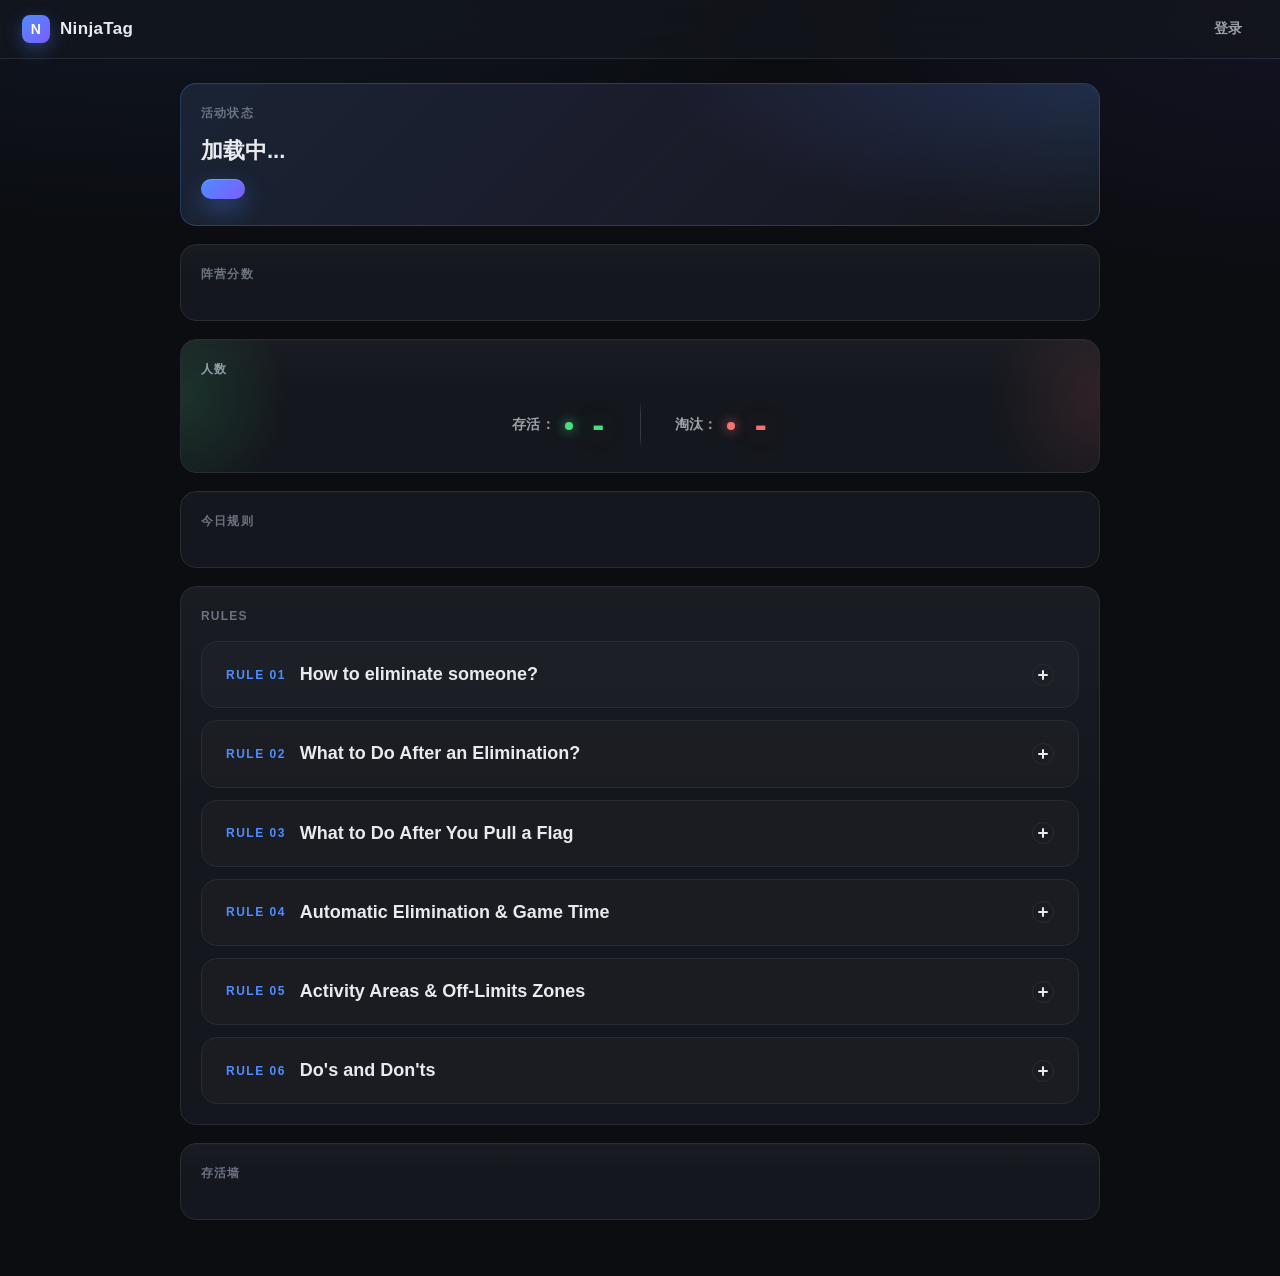
<file: index.html>
<!DOCTYPE html>
<html lang="zh-CN">
 <head>
  <meta charset="utf-8"/>
  <meta content="width=device-width, initial-scale=1.0, viewport-fit=cover" name="viewport"/>
  <title data-i18n="public.pageTitle">
   NinjaTag
  </title>
  <link href="css/style.css" rel="stylesheet"/>
  <link href="css/public.css" rel="stylesheet" />
 </head>
 <body class="page-public">
  <header class="site-header">
   <h1>
    NinjaTag
   </h1>
   <nav>
    <a data-i18n="header.login" href="login.html" id="nav-login">
     登录
    </a>
    <a data-i18n="header.admin" href="admin.html" id="nav-admin" style="display:none">
     后台
    </a>
    <a data-i18n="header.logout" href="#" id="nav-logout" style="display:none">
     退出
    </a>
    <div id="lang-switch">
    </div>
   </nav>
  </header>
  <main class="container">
   <!-- 活动状态 -->
   <section class="card" data-section="event" id="event-status">
    <h2 data-i18n="public.eventTitle">
     活动状态
    </h2>
    <p data-i18n="common.loading" id="status-text">
     加载中...
    </p>
    <p class="hint" id="day-text">
    </p>
   </section>
   <!-- 阵营分数 -->
   <section class="card" data-section="colleges" id="colleges">
    <h2 data-i18n="public.collegesTitle">
     阵营分数
    </h2>
    <div class="colleges-grid" id="colleges-list">
    </div>
   </section>
   <!-- 人数 -->
   <section class="card" data-section="counts" id="counts">
    <h2 data-i18n="public.countsTitle">
     人数
    </h2>
    <p>
     <span data-i18n="public.aliveLabel">
      存活：
     </span>
     <strong id="alive-count">
      -
     </strong>
     <span class="muted">
      ｜
     </span>
     <span data-i18n="public.eliminatedLabel">
      淘汰：
     </span>
     <strong id="eliminated-count">
      -
     </strong>
    </p>
   </section>
   <!-- 今日规则 -->
   <section class="card" data-section="today_rule" id="today-rule">
    <h2 data-i18n="public.todayRuleTitle">
     今日规则
    </h2>
    <p id="rule-title"></p>
    <p class="hint" id="rule-content"></p>
   </section>
     <!-- Rules -->
  <section class="card rules-section" id="rules">
   <h2 data-i18n="public.rulesTitle"> Rules </h2>
   <div class="rules-list">
    <details class="rule-block">
     <summary class="rule-summary">
      <span class="rule-number" data-i18n="public.rule01Label"> RULE 01 </span>
      <span class="rule-title" data-i18n="public.rule01Title"> How to eliminate someone? </span>
      <span aria-hidden="true" class="rule-toggle">
      </span>
     </summary>
     <div class="rule-content">
      <div class="rule-text">
       <p class="rule-answer" data-i18n="public.rule01Answer"> You eliminate your target by pulling their flag off. </p>
       <div class="rule-divider">
       </div>
       <h4 data-i18n="public.rule01Sub1"> How do I know my target? </h4>
       <p data-i18n-html="public.rule01Text1"> You will be given an envelope with your name and your number on it. The number on the envelope is <strong> YOUR NUMBER </strong> . </p>
       <p data-i18n="public.rule01Text2"> Inside the envelope, you will also find two cards: </p>
       <div class="rule-cards">
        <div class="rule-info-card id-card">
         <span class="rule-card-label" data-i18n="public.rule01WhiteLabel"> WHITE CARD </span>
         <h5 data-i18n="public.rule01WhiteTitle"> ID Card </h5>
         <p data-i18n="public.rule01WhiteDesc"> Your number </p>
        </div>
        <div class="rule-info-card target-card">
         <span class="rule-card-label" data-i18n="public.rule01BlackLabel"> BLACK CARD </span>
         <h5 data-i18n="public.rule01BlackTitle"> Target Card </h5>
         <p data-i18n="public.rule01BlackDesc"> Your target's number </p>
        </div>
       </div>
      </div>
     </div>
    </details>
    <details class="rule-block">
     <summary class="rule-summary">
      <span class="rule-number" data-i18n="public.rule02Label"> RULE 02 </span>
      <span class="rule-title" data-i18n="public.rule02Title"> What to Do After an Elimination? </span>
      <span aria-hidden="true" class="rule-toggle">
      </span>
     </summary>
     <div class="rule-content">
      <div class="rule-text">
       <div class="rule-divider">
       </div>
       <h4 data-i18n="public.rule02H1"> 1. Take your target's flag </h4>
       <p data-i18n="public.rule02P1"> After eliminating someone, take the flag you removed from your target. </p>
       <h4 data-i18n="public.rule02H2"> 2. Drop it off at your House Base </h4>
       <p data-i18n="public.rule02P2"> Put the flag into the designated box in your House Base room: </p>
       <div class="rule-cards">
        <div class="rule-info-card" style="border-left: 4px solid #22c55e;">
         <span class="rule-card-label" data-i18n="public.rule02Green"> GREEN HOUSE </span>
         <h5 data-i18n="public.rule02GreenRoom"> Room 2405 </h5>
        </div>
        <div class="rule-info-card" style="border-left: 4px solid #eab308;">
         <span class="rule-card-label" data-i18n="public.rule02Yellow"> YELLOW HOUSE </span>
         <h5 data-i18n="public.rule02YellowRoom"> Room 2401 </h5>
        </div>
        <div class="rule-info-card" style="border-left: 4px solid #ef4444;">
         <span class="rule-card-label" data-i18n="public.rule02Red"> RED HOUSE </span>
         <h5 data-i18n="public.rule02RedRoom"> Room 2412 </h5>
        </div>
        <div class="rule-info-card" style="border-left: 4px solid #3b82f6;">
         <span class="rule-card-label" data-i18n="public.rule02Blue"> BLUE HOUSE </span>
         <h5 data-i18n="public.rule02BlueRoom"> Room 2414 </h5>
        </div>
       </div>
       <h4 data-i18n="public.rule02H3"> 3. Earn points for your House! </h4>
       <p data-i18n="public.rule02P3"> Collected flags count towards your House's points and contribute to the House competition. </p>
       <div class="rule-info-card" style="margin-top: 16px; border-left: 4px solid #a78bfa;">
        <h5 data-i18n="public.rule02Important"> Important </h5>
        <p data-i18n="public.rule02ImportantDesc"> The flag's colour does not matter. Put the flag of the person you eliminated into your own House's box. </p>
       </div>
      </div>
     </div>
    </details>
    <details class="rule-block">
     <summary class="rule-summary">
      <span class="rule-number" data-i18n="public.rule03Label"> RULE 03 </span>
      <span class="rule-title" data-i18n="public.rule03Title"> What to Do After You Pull a Flag </span>
      <span aria-hidden="true" class="rule-toggle">
      </span>
     </summary>
     <div class="rule-content">
      <div class="rule-text">
       <h4 data-i18n="public.rule03H1"> 1. Check that you eliminated the correct target </h4>
       <p data-i18n="public.rule03P1"> Check the ID number on the person's card against the target number in your envelope to make sure you eliminated the correct person. </p>
       <h4 data-i18n="public.rule03H2"> 2. Clip the card and put it in the box </h4>
       <p data-i18n-html="public.rule03P2"> Clip the card and place it in the box outside <strong> Ms. Chen's room </strong> . </p>
       <h4 data-i18n="public.rule03H3"> 3. Wait for the board to be updated </h4>
       <p data-i18n-html="public.rule03P3"> Ms. Chen or Mrs. Yuan will check the cards in the box and remove your target's name from the board. <strong> Only Ms. Chen or Mrs. Yuan may remove photos from the Ninja Tag Photo Wall. </strong>
       </p>
       <p data-i18n="public.rule03P4"> You must wait until your target's name has been removed from the board before going after your target's target. </p>
      </div>
     </div>
    </details>
    <details class="rule-block">
     <summary class="rule-summary">
      <span class="rule-number" data-i18n="public.rule04Label"> RULE 04 </span>
      <span class="rule-title" data-i18n="public.rule04Title"> Automatic Elimination &amp; Game Time </span>
      <span aria-hidden="true" class="rule-toggle">
      </span>
     </summary>
     <div class="rule-content">
      <div class="rule-text">
       <div class="rule-divider">
       </div>
       <h4 data-i18n="public.rule04H1"> Automatic Elimination </h4>
       <div class="rule-info-card" style="margin-bottom:12px; border-left:4px solid #ef4444;">
        <h5 data-i18n="public.rule04Card1Title"> Absent for 2 Days </h5>
        <p data-i18n="public.rule04Card1P1"> If you are absent for 2 days, including EA, you are automatically eliminated. </p>
        <p data-i18n-html="public.rule04Card1P2"> Not sure if your target has been eliminated due to absence? It is <strong> YOUR responsibility </strong> to secretly ask Ms. Yuan to check. </p>
       </div>
       <div class="rule-info-card" style="border-left:4px solid #ef4444;">
        <h5 data-i18n="public.rule04Card2Title"> No Flag = Automatic Elimination </h5>
        <p data-i18n="public.rule04Card2P1"> If you have no flag, you are automatically eliminated. </p>
       </div>
       <div class="rule-divider">
       </div>
       <h4 data-i18n="public.rule04H2"> Target Updates &amp; Game Time </h4>
       <div class="rule-info-card" style="margin-bottom:12px;">
        <h5 data-i18n="public.rule04Card3Title"> Target Number Updates </h5>
        <p data-i18n-html="public.rule04Card3P1"> Target numbers are updated at: <strong> 8:00, 9:00, 10:00, 11:00 AM, 12:00, 1:00, 2:00, 3:00, and 3:30 PM. </strong>
        </p>
       </div>
       <div class="rule-info-card" style="border-left:4px solid #a78bfa;">
        <h5 data-i18n="public.rule04Card4Title"> Game Time: 9:40 AM &ndash; 3:40 PM </h5>
        <p data-i18n-html="public.rule04Card4P1"> Tagging is allowed only during game time. <strong> No tagging before 9:40 AM or after 3:40 PM. </strong>
        </p>
       </div>
      </div>
     </div>
    </details>
    <details class="rule-block">
     <summary class="rule-summary">
      <span class="rule-number" data-i18n="public.rule05Label"> RULE 05 </span>
      <span class="rule-title" data-i18n="public.rule05Title"> Activity Areas &amp; Off-Limits Zones </span>
      <span aria-hidden="true" class="rule-toggle">
      </span>
     </summary>
     <div class="rule-content">
      <div class="rule-text">
       <h4 data-i18n="public.rule05H1"> Where Can You Play? </h4>
       <div class="rule-info-card" style="margin-bottom:12px; border-left:4px solid #22c55e;">
        <h5 data-i18n="public.rule05Card1Title"> 4th-Floor Hallway </h5>
        <p data-i18n="public.rule05Card1P1"> Allowed during game time. </p>
       </div>
       <div class="rule-info-card" style="margin-bottom:12px; border-left:4px solid #eab308;">
        <h5 data-i18n="public.rule05Card2Title"> 5th-Floor Area </h5>
        <p data-i18n="public.rule05Card2P1"> Allowed during lunch time only. </p>
       </div>
       <div class="rule-info-card" style="margin-bottom:20px; border-left:4px solid #3b82f6;">
        <h5 data-i18n="public.rule05Card3Title"> Outdoor Campus </h5>
        <p data-i18n-html="public.rule05Card3P1"> Allowed during break time only. <strong> All courts are off-limits. </strong>
        </p>
       </div>
       <div class="rule-divider">
       </div>
       <h4 data-i18n="public.rule05H2"> Where Is Playing Prohibited? </h4>
       <p data-i18n="public.rule05P1"> You must not tag or play in any of these areas: </p>
       <div class="rule-info-card" style="margin-bottom:12px; border-left:4px solid #ef4444;">
        <h5 data-i18n="public.rule05Card4Title"> Restricted Areas </h5>
        <p data-i18n="public.rule05Card4P1"> Classrooms, library, gym, offices, copy room, meeting rooms, staircases, bathrooms, and cafeteria. </p>
       </div>
       <div class="rule-info-card" style="border-left:4px solid #ef4444;">
        <h5 data-i18n="public.rule05Card5Title"> Restricted Buildings &amp; Floors </h5>
        <p data-i18n="public.rule05Card5P1"> Chinese Track Building and the 1st, 2nd, and 3rd floors of ET. </p>
       </div>
       <div class="rule-divider">
       </div>
       <p style="font-size:17px; font-weight:700; color:var(--text-primary,#fff);" data-i18n="public.rule05Foot"> Be respectful. Safety always comes first! </p>
      </div>
     </div>
    </details>
    <details class="rule-block">
     <summary class="rule-summary">
      <span class="rule-number" data-i18n="public.rule06Label"> RULE 06 </span>
      <span class="rule-title" data-i18n="public.rule06Title"> Do's and Don'ts </span>
      <span aria-hidden="true" class="rule-toggle">
      </span>
     </summary>
     <div class="rule-content">
      <div class="rule-text">
       <h4 data-i18n="public.rule06H1"> Important Rules to Follow </h4>
       <div class="rule-info-card" style="margin-bottom:12px; border-left:4px solid #ef4444;">
        <h5 data-i18n="public.rule06Card1Title"> 1. Keep Your Target Secret </h5>
        <p data-i18n="public.rule06Card1P1"> Do NOT tell anyone who your target is. </p>
       </div>
       <div class="rule-info-card" style="margin-bottom:12px; border-left:4px solid #ef4444;">
        <h5 data-i18n="public.rule06Card2Title"> 2. Stay Calm and Respectful </h5>
        <p data-i18n="public.rule06Card2P1"> Do not get angry or violent. Ninja Tag is just a fun game. Always treat others with respect. </p>
       </div>
       <div class="rule-info-card" style="margin-bottom:12px; border-left:4px solid #ef4444;">
        <h5 data-i18n="public.rule06Card3Title"> 3. Follow All Rules </h5>
        <p data-i18n="public.rule06Card3P1"> Do not break or ignore any game rules. </p>
       </div>
       <div class="rule-info-card" style="margin-bottom:12px; border-left:4px solid #ef4444;">
        <h5 data-i18n="public.rule06Card4Title"> 4. No Help from Friends </h5>
        <p data-i18n="public.rule06Card4P1"> Do not ask friends to help you tag or surround your target. You must play on your own. </p>
       </div>
       <div class="rule-info-card" style="margin-bottom:12px; border-left:4px solid #ef4444;">
        <h5 data-i18n="public.rule06Card5Title"> 5. Stay Out of Prohibited Areas </h5>
        <p data-i18n="public.rule06Card5P1"> Do not eliminate anyone in a prohibited area. Breaking this rule will get you eliminated from the game. </p>
       </div>
       <div class="rule-info-card" style="margin-bottom:12px; border-left:4px solid #ef4444;">
        <h5 data-i18n="public.rule06Card6Title"> 6. Never Touch the Photo Wall </h5>
        <p data-i18n="public.rule06Card6P1"> Do not remove or touch any photos on the Ninja Tag Photo Wall. Find Ms. Chen or Ms. Yuan if a photo needs to be removed. </p>
       </div>
       <div class="rule-info-card" style="border-left:4px solid #ef4444;">
        <h5 data-i18n="public.rule06Card7Title"> 7. Only Tag Your Assigned Target </h5>
        <p data-i18n="public.rule06Card7P1"> Do not eliminate anyone who is not your assigned target. It wastes time and does not help you progress in the game. </p>
       </div>
       <div class="rule-divider">
       </div>
       <p style="font-size:17px; font-weight:700; color:var(--text-primary,#fff);" data-i18n="public.rule06Foot"> Play fair, respect others, and have fun! </p>
      </div>
     </div>
    </details>
   </div>
  </section>
   
   <!-- 存活墙 -->
   <section class="card" data-section="alive_wall" id="alive-wall">
    <h2 data-i18n="public.aliveWallTitle">
     存活墙
    </h2>
    <div class="wall-grid" id="alive-wall-list">
    </div>
   </section>
   <!-- 最终赢家 -->
   <section class="card" data-section="winner" id="winner" style="display:none">
    <h2 data-i18n="public.winnerTitle">
     最终赢家
    </h2>
    <div id="winner-content">
    </div>
   </section>
  </main>
  <script src="js/public.js" type="module">
  </script>
 </body>
</html>
</file>
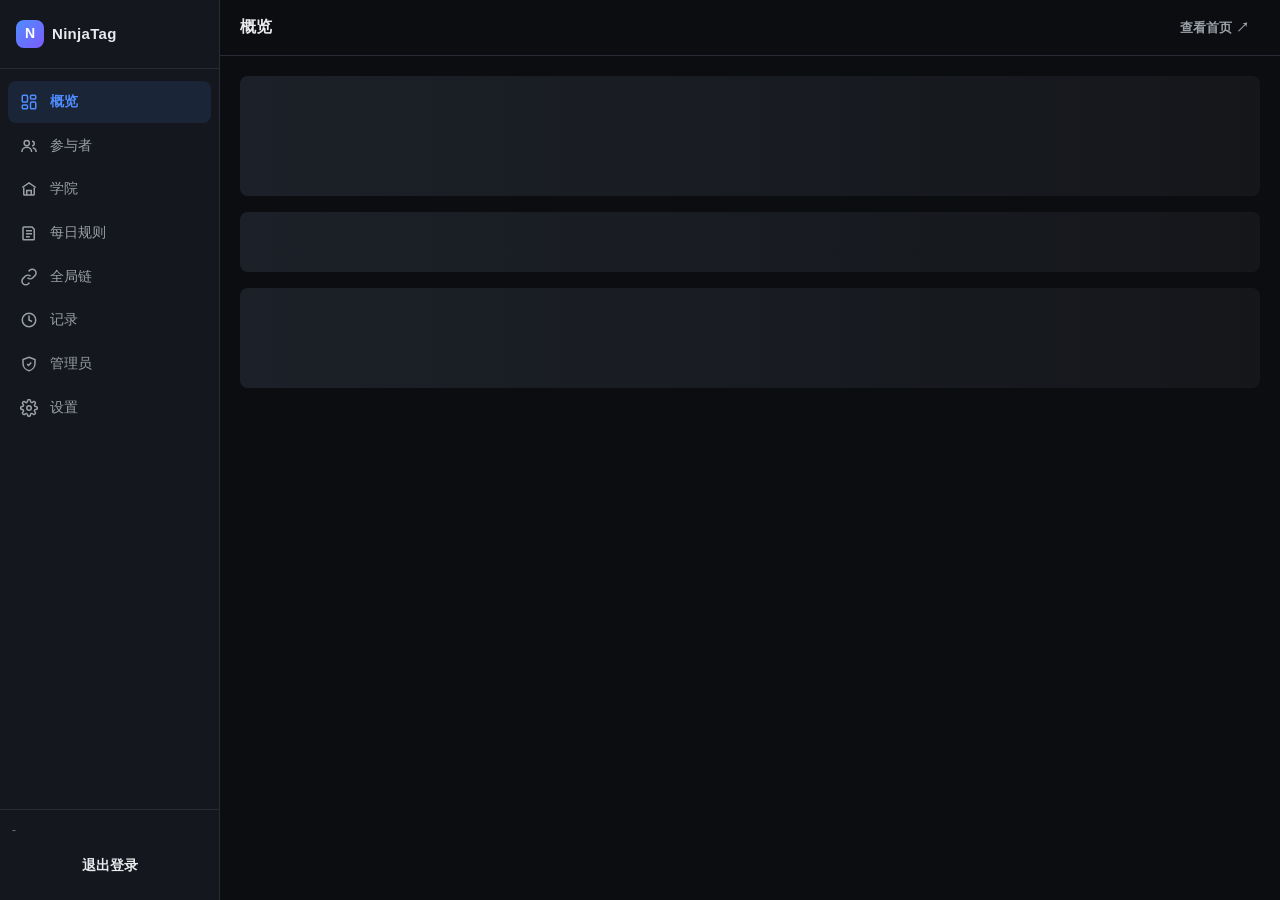
<file: admin.html>
<!DOCTYPE html>
<html lang="zh-CN">

<head>
    <meta charset="UTF-8">
    <meta name="viewport" content="width=device-width, initial-scale=1.0, viewport-fit=cover">
    <meta http-equiv="Cache-Control" content="no-store, no-cache, must-revalidate">
    <title data-i18n="admin.pageTitle">后台 - NinjaTag</title>
    <link rel="stylesheet" href="css/style.css">
</head>

<body>
    <div class="app">
        <!-- ==================== 侧边栏 ==================== -->
        <aside class="sidebar">
            <div class="sidebar-brand">
                <div class="brand-mark">N</div>
                <div class="brand-name">NinjaTag</div>
            </div>
            <nav class="sidebar-nav" id="sidebar-nav">
                <button class="nav-item active" data-nav="overview">
                    <svg class="nav-icon" viewBox="0 0 24 24" fill="none" stroke="currentColor">
                        <rect x="3" y="3" width="7" height="9" rx="1.5" />
                        <rect x="14" y="3" width="7" height="5" rx="1.5" />
                        <rect x="14" y="12" width="7" height="9" rx="1.5" />
                        <rect x="3" y="16" width="7" height="5" rx="1.5" />
                    </svg>
                    <span data-i18n="nav.overview">概览</span>
                </button>
                <button class="nav-item" data-nav="participants">
                    <svg class="nav-icon" viewBox="0 0 24 24" fill="none" stroke="currentColor">
                        <circle cx="9" cy="8" r="3.5" />
                        <path d="M2.5 20c0-3.6 2.9-6.5 6.5-6.5s6.5 2.9 6.5 6.5" />
                        <path d="M16 5.5a3 3 0 0 1 0 6" />
                        <path d="M17 14.2c2.5.6 4.5 2.8 4.5 5.8" />
                    </svg>
                    <span data-i18n="nav.participants">参与者</span>
                    <span class="nav-badge" id="nav-count-participants" style="display:none"></span>
                </button>
                <button class="nav-item" data-nav="colleges">
                    <svg class="nav-icon" viewBox="0 0 24 24" fill="none" stroke="currentColor">
                        <path d="M3 10l9-6 9 6" />
                        <path d="M5 10v9a1 1 0 0 0 1 1h12a1 1 0 0 0 1-1v-9" />
                        <path d="M9 20v-6h6v6" />
                    </svg>
                    <span data-i18n="nav.colleges">学院</span>
                </button>
                <button class="nav-item" data-nav="rules">
                    <svg class="nav-icon" viewBox="0 0 24 24" fill="none" stroke="currentColor">
                        <path d="M5 4h11l3 3v13a1 1 0 0 1-1 1H5a1 1 0 0 1-1-1V5a1 1 0 0 1 1-1z" />
                        <path d="M8 9h8M8 13h8M8 17h5" />
                    </svg>
                    <span data-i18n="nav.rules">每日规则</span>
                </button>
                <button class="nav-item" data-nav="chain">
                    <svg class="nav-icon" viewBox="0 0 24 24" fill="none" stroke="currentColor">
                        <path d="M10 13a5 5 0 0 0 7.07 0l2.83-2.83a5 5 0 1 0-7.07-7.07l-1.41 1.41" />
                        <path d="M14 11a5 5 0 0 0-7.07 0L4.1 13.83a5 5 0 1 0 7.07 7.07l1.41-1.41" />
                    </svg>
                    <span data-i18n="nav.chain">全局链</span>
                </button>
                <button class="nav-item" data-nav="records">
                    <svg class="nav-icon" viewBox="0 0 24 24" fill="none" stroke="currentColor">
                        <path d="M12 6v6l4 2" />
                        <circle cx="12" cy="12" r="9" />
                    </svg>
                    <span data-i18n="nav.records">记录</span>
                </button>
                <button class="nav-item" data-nav="admins">
                    <svg class="nav-icon" viewBox="0 0 24 24" fill="none" stroke="currentColor">
                        <path d="M12 3l8 3v5c0 5-3.5 9-8 10-4.5-1-8-5-8-10V6l8-3z" />
                        <path d="M9.5 12l2 2 3.5-4" />
                    </svg>
                    <span data-i18n="nav.admins">管理员</span>
                </button>
                <button class="nav-item" data-nav="settings">
                    <svg class="nav-icon" viewBox="0 0 24 24" fill="none" stroke="currentColor">
                        <circle cx="12" cy="12" r="3" />
                        <path
                            d="M19.4 15a1.7 1.7 0 0 0 .3 1.9l.1.1a2 2 0 1 1-2.8 2.8l-.1-.1a1.7 1.7 0 0 0-1.9-.3 1.7 1.7 0 0 0-1 1.5v.2a2 2 0 1 1-4 0v-.1a1.7 1.7 0 0 0-1.1-1.5 1.7 1.7 0 0 0-1.9.3l-.1.1a2 2 0 1 1-2.8-2.8l.1-.1a1.7 1.7 0 0 0 .3-1.9 1.7 1.7 0 0 0-1.5-1H2.8a2 2 0 1 1 0-4h.2A1.7 1.7 0 0 0 4.5 9a1.7 1.7 0 0 0-.3-1.9l-.1-.1a2 2 0 1 1 2.8-2.8l.1.1a1.7 1.7 0 0 0 1.9.3H9a1.7 1.7 0 0 0 1-1.5V2.8a2 2 0 1 1 4 0v.2a1.7 1.7 0 0 0 1 1.5 1.7 1.7 0 0 0 1.9-.3l.1-.1a2 2 0 1 1 2.8 2.8l-.1.1a1.7 1.7 0 0 0-.3 1.9V9a1.7 1.7 0 0 0 1.5 1h.2a2 2 0 1 1 0 4h-.2a1.7 1.7 0 0 0-1.5 1z" />
                    </svg>
                    <span data-i18n="nav.settings">设置</span>
                </button>
            </nav>
            <div class="sidebar-footer">
                <div class="user-line" id="sidebar-user">-</div>
                <div id="sidebar-lang-switch"></div>
                <button class="btn btn-secondary btn-block btn-sm" id="nav-logout"
                    data-i18n="header.logoutFull">退出登录</button>
            </div>
        </aside>

        <!-- ==================== 主区 ==================== -->
        <div class="main">
            <header class="topbar">
                <div class="topbar-title" id="topbar-title" data-i18n="tab.overview">概览</div>
                <div class="topbar-actions">
                    <a class="btn btn-ghost btn-sm" href="index.html" data-i18n="common.viewHome">查看首页 ↗</a>
                </div>
            </header>
            <main class="content" id="content">

                <!-- ==================== 概览 ==================== -->
                <section class="tab-panel active" data-panel="overview">
                    <div id="overview-loading">
                        <div class="skeleton" style="height:120px;margin-bottom:16px"></div>
                        <div class="skeleton" style="height:60px;margin-bottom:16px"></div>
                        <div class="skeleton" style="height:100px"></div>
                    </div>
                    <div id="overview-body" style="display:none">
                        <div class="status-hero" id="hero">
                            <div class="hero-top">
                                <span class="hero-status" id="hero-status">-</span>
                                <span id="hero-day-badge"></span>
                            </div>
                            <div class="hero-meta">
                                <div><span data-i18n="overview.alive">存活</span> <strong id="hero-alive">-</strong></div>
                                <div><span data-i18n="overview.eliminated">淘汰</span> <strong
                                        id="hero-eliminated">-</strong></div>
                                <div><span data-i18n="overview.today">今日</span> <strong id="hero-day">-</strong></div>
                            </div>
                            <div class="hero-actions" id="hero-actions"></div>
                        </div>
                        <div class="suggest-bar" id="suggest-bar" style="display:none">
                            <svg class="suggest-icon" viewBox="0 0 24 24" fill="none" stroke="currentColor">
                                <path
                                    d="M9 18h6M10 22h4M12 2a7 7 0 0 0-4 12.7c.6.4 1 1 1 1.8v.5h6v-.5c0-.8.4-1.4 1-1.8A7 7 0 0 0 12 2z" />
                            </svg>
                            <div class="suggest-text" id="suggest-text"></div>
                            <button class="btn btn-sm btn-primary" id="suggest-action" style="display:none"></button>
                        </div>
                        <div class="card">
                            <div class="card-head">
                                <h2 data-i18n="overview.collegesTitle">阵营分数</h2>
                            </div>
                            <div class="colleges-grid" id="overview-colleges">
                                <div class="skeleton" style="height:110px"></div>
                                <div class="skeleton" style="height:110px"></div>
                                <div class="skeleton" style="height:110px"></div>
                                <div class="skeleton" style="height:110px"></div>
                            </div>
                        </div>
                        <div class="card">
                            <div class="card-head">
                                <h2 data-i18n="overview.rulesTitle">今日规则</h2>
                                <button class="btn btn-ghost btn-sm" data-goto="rules"
                                    data-i18n="overview.rulesEditBtn">去编辑</button>
                            </div>
                            <div id="overview-rule">
                                <p class="hint" data-i18n="common.loading">加载中...</p>
                            </div>
                        </div>
                        <div class="card">
                            <div class="card-head">
                                <h2 data-i18n="overview.recentTitle">最近动态</h2>
                                <button class="btn btn-ghost btn-sm" data-goto="records"
                                    data-i18n="overview.recentAllBtn">查看全部</button>
                            </div>
                            <div id="overview-recent">
                                <p class="hint" data-i18n="common.loading">加载中...</p>
                            </div>
                        </div>
                        <div class="card">
                            <div class="card-head">
                                <h2 data-i18n="overview.eventConfigTitle">事件配置</h2>
                            </div>
                            <div class="field-row">
                                <div class="field">
                                    <label for="event-name" data-i18n="overview.eventNameLabel">事件名称</label>
                                    <input type="text" id="event-name"
                                        data-i18n-placeholder="overview.eventNamePlaceholder"
                                        placeholder="例如 NinjaTag 2026">
                                </div>
                                <div class="field">
                                    <label for="event-day" data-i18n="overview.eventDayLabel">当前天数（1-5）</label>
                                    <input type="number" id="event-day" min="1" max="5">
                                </div>
                            </div>
                            <div class="row" style="justify-content:flex-end;gap:8px">
                                <span class="hint" id="event-save-hint"></span>
                                <button class="btn btn-secondary btn-sm" id="btn-save-event"
                                    data-i18n="overview.saveConfigBtn">保存配置</button>
                            </div>
                        </div>
                    </div>
                </section>

                <!-- ==================== 参与者 ==================== -->
                <section class="tab-panel" data-panel="participants">
                    <div class="card">
                        <div class="card-head">
                            <h2 data-i18n="participants.addTitle">添加 / 导入参与者</h2>
                            <div class="row">
                                <button class="btn btn-secondary btn-sm" id="btn-open-import"
                                    data-i18n="participants.importBtn">批量导入 CSV</button>
                            </div>
                        </div>
                        <div class="field-row">
                            <div class="field">
                                <label for="p-name" data-i18n="participants.nameLabel">姓名 *</label>
                                <input type="text" id="p-name" data-i18n-placeholder="participants.namePlaceholder"
                                    placeholder="必填">
                            </div>
                            <div class="field">
                                <label for="p-grade" data-i18n="participants.gradeLabel">年级</label>
                                <select id="p-grade">
                                    <option value="" data-i18n="participants.gradeUnset">（不指定）</option>
                                    <option value="G9">G9</option>
                                    <option value="G10">G10</option>
                                    <option value="G11">G11</option>
                                    <option value="G12">G12</option>
                                    <option value="Teacher">Teacher</option>
                                </select>
                            </div>
                        </div>
                        <div class="field-row">
                            <div class="field">
                                <label for="p-college" data-i18n="participants.collegeLabel">House / 学院</label>
                                <select id="p-college">
                                    <option value="" data-i18n="participants.gradeUnset">（不指定）</option>
                                </select>
                            </div>
                            <div class="field">
                                <label for="p-email" data-i18n="participants.emailLabel">邮箱</label>
                                <input type="email" id="p-email" data-i18n-placeholder="participants.emailPlaceholder"
                                    placeholder="学校邮箱（可选）">
                            </div>
                        </div>
                        <div class="field">
                            <label data-i18n="participants.photoLabel">照片</label>
                            <div class="photo-uploader" data-photo-uploader="p-photo">
                                <div class="photo-preview">
                                    <img src="assets/placeholder.png" alt="">
                                </div>
                                <div class="photo-meta">
                                    <div class="photo-actions">
                                        <button type="button" class="btn btn-secondary btn-sm" data-photo-choose
                                            data-i18n="participants.photoChoose">选择照片</button>
                                        <button type="button" class="btn btn-ghost btn-sm" data-photo-remove
                                            style="display:none" data-i18n="participants.photoRemove">移除</button>
                                    </div>
                                    <div class="hint photo-hint" data-i18n="participants.photoHint">PNG / JPG / WebP，最大
                                        2MB</div>
                                </div>
                                <input type="file" accept="image/png,image/jpeg,image/webp,image/gif" hidden
                                    data-photo-file>
                                <input type="hidden" id="p-photo" data-photo-value value="">
                            </div>
                        </div>
                        <div class="row" style="justify-content:flex-end;margin-top:12px">
                            <button class="btn btn-primary" id="btn-add-participant"
                                data-i18n="participants.addBtn">添加参与者</button>
                        </div>
                    </div>
                    <div class="card">
                        <div class="card-head">
                            <h2 data-i18n="participants.listTitle">参与者列表</h2>
                            <span class="hint" id="p-count-hint"></span>
                        </div>
                        <div class="filter-bar">
                            <input type="text" class="search-input" id="p-search"
                                data-i18n-placeholder="participants.searchPlaceholder" placeholder="搜索姓名 / 邮箱 / 代码">
                            <select id="p-filter-college">
                                <option value="" data-i18n="participants.filterAllColleges">全部学院</option>
                            </select>
                            <select id="p-filter-status">
                                <option value="" data-i18n="participants.filterAllStatus">全部状态</option>
                                <option value="alive" data-i18n="participants.statusAlive">存活</option>
                                <option value="eliminated" data-i18n="participants.statusEliminated">已淘汰</option>
                                <option value="winner" data-i18n="participants.statusWinner">赢家</option>
                            </select>
                            <select id="p-filter-grade">
                                <option value="" data-i18n="participants.filterAllGrades">全部年级</option>
                                <option value="G9">G9</option>
                                <option value="G10">G10</option>
                                <option value="G11">G11</option>
                                <option value="G12">G12</option>
                                <option value="Teacher">Teacher</option>
                            </select>
                            <select id="p-sort" title="排序方式">
                                <option value="created_desc" data-i18n="participants.sortCreatedDesc">添加时间：新→旧</option>
                                <option value="created_asc" data-i18n="participants.sortCreatedAsc">添加时间：旧→新</option>
                                <option value="name_asc" data-i18n="participants.sortNameAsc">姓名 A→Z</option>
                                <option value="name_desc" data-i18n="participants.sortNameDesc">姓名 Z→A</option>
                                <option value="surname_asc" data-i18n="participants.sortSurnameAsc">姓氏 A→Z</option>
                                <option value="surname_desc" data-i18n="participants.sortSurnameDesc">姓氏 Z→A</option>
                            </select>
                        </div>
                        <div class="bulk-bar" id="p-bulk-bar" style="display:none">
                            <span><span data-i18n="participants.bulkSelected">已选</span> <span class="bulk-count"
                                    id="p-bulk-count">0</span> <span data-i18n="participants.bulkPeople">人</span></span>
                            <div class="bulk-actions">
                                <button class="btn-mini" id="p-bulk-house" data-i18n="participants.bulkHouse">批量分
                                    House</button>
                                <button class="btn-mini" id="p-bulk-grade"
                                    data-i18n="participants.bulkGrade">批量改年级</button>
                                <button class="btn-mini btn-warn" id="p-bulk-delete"
                                    data-i18n="participants.bulkDelete">批量删除</button>
                                <button class="btn-mini" id="p-bulk-clear"
                                    data-i18n="participants.bulkClear">取消选择</button>
                            </div>
                        </div>
                        <div id="participants-list">
                            <div class="skeleton-row">
                                <div class="skeleton w-40"></div>
                                <div class="skeleton w-20"></div>
                                <div class="skeleton w-20"></div>
                            </div>
                            <div class="skeleton-row">
                                <div class="skeleton w-40"></div>
                                <div class="skeleton w-20"></div>
                                <div class="skeleton w-20"></div>
                            </div>
                            <div class="skeleton-row">
                                <div class="skeleton w-40"></div>
                                <div class="skeleton w-20"></div>
                                <div class="skeleton w-20"></div>
                            </div>
                        </div>
                    </div>
                </section>

                <!-- ==================== 学院 ==================== -->
                <section class="tab-panel" data-panel="colleges">
                    <div class="card">
                        <div class="card-head">
                            <h2 data-i18n="colleges.title">学院 / 阵营</h2>
                            <button class="btn btn-ghost btn-sm" id="btn-refresh-colleges"
                                data-i18n="colleges.refresh">刷新</button>
                        </div>
                        <div id="colleges-list">
                            <div class="skeleton-row">
                                <div class="skeleton w-40"></div>
                                <div class="skeleton w-20"></div>
                            </div>
                            <div class="skeleton-row">
                                <div class="skeleton w-40"></div>
                                <div class="skeleton w-20"></div>
                            </div>
                        </div>
                    </div>
                    <div class="card danger-zone">
                        <div class="row-between">
                            <div>
                                <div class="setting-label" data-i18n="colleges.zoneTitle">重置所有学院分数</div>
                                <div class="setting-desc" data-i18n="colleges.zoneDesc">将所有学院的分数归零，不会影响参与者与击杀记录。</div>
                            </div>
                            <button class="btn btn-danger btn-sm" id="btn-reset-scores"
                                data-i18n="colleges.zoneBtn">重置分数</button>
                        </div>
                    </div>
                </section>

                <!-- ==================== 每日规则 ==================== -->
                <section class="tab-panel" data-panel="rules">
                    <div class="card">
                        <div class="card-head">
                            <h2 data-i18n="rules.title">发布 / 编辑规则</h2>
                        </div>
                        <div class="field-row">
                            <div class="field">
                                <label for="rule-day" data-i18n="rules.dayLabel">天数</label>
                                <select id="rule-day">
                                    <option value="1">Day 1</option>
                                    <option value="2">Day 2</option>
                                    <option value="3">Day 3</option>
                                    <option value="4">Day 4</option>
                                    <option value="5">Day 5</option>
                                </select>
                            </div>
                            <div class="field">
                                <label for="rule-title" data-i18n="rules.titleLabel">标题</label>
                                <input type="text" id="rule-title" data-i18n-placeholder="rules.titlePlaceholder"
                                    placeholder="例如 无规则">
                            </div>
                        </div>
                        <div class="field">
                            <label for="rule-content" data-i18n="rules.contentLabel">内容</label>
                            <textarea id="rule-content" rows="4" data-i18n-placeholder="rules.contentPlaceholder"
                                placeholder="今日规则详细说明"></textarea>
                        </div>
                        <div class="row" style="justify-content:flex-end;margin-top:8px">
                            <button class="btn btn-secondary btn-sm" id="btn-clear-rule"
                                data-i18n="rules.clearBtn">清空表单</button>
                            <button class="btn btn-primary" id="btn-publish-rule"
                                data-i18n="rules.publishBtn">发布</button>
                        </div>
                    </div>
                    <div class="card">
                        <div class="card-head">
                            <h2 data-i18n="rules.listTitle">已发布规则</h2>
                        </div>
                        <div id="rules-list">
                            <div class="skeleton-row">
                                <div class="skeleton w-20"></div>
                                <div class="skeleton w-40"></div>
                            </div>
                            <div class="skeleton-row">
                                <div class="skeleton w-20"></div>
                                <div class="skeleton w-40"></div>
                            </div>
                        </div>
                    </div>
                </section>

                <!-- ==================== 全局链 ==================== -->
                <section class="tab-panel" data-panel="chain">
                    <div class="card collapsible" data-collapse-key="chain-reinsert">
                        <div class="card-head collapsible-head" data-collapse-trigger>
                            <h2 data-i18n="chain.reinsertTitle">重新加入已淘汰者</h2>
                            <span class="collapse-chevron" aria-hidden="true">
                                <svg width="16" height="16" viewBox="0 0 24 24" fill="none" stroke="currentColor"
                                    stroke-width="2" stroke-linecap="round" stroke-linejoin="round">
                                    <path d="M6 9l6 6 6-6" />
                                </svg>
                            </span>
                        </div>
                        <div class="collapsible-body">
                            <p class="hint" style="margin-bottom:8px" data-i18n-html="chain.reinsertHint">
                                搜索一名已淘汰的参与者，再选择插入位置：<strong>Hunter → 新加入者 → 原目标</strong>。
                            </p>
                            <div class="field">
                                <label for="reinsert-search" data-i18n="chain.reinsertSearchLabel">搜索已淘汰者</label>
                                <input type="text" id="reinsert-search"
                                    data-i18n-placeholder="chain.reinsertSearchPlaceholder" placeholder="输入姓名或邮箱">
                            </div>
                            <div id="reinsert-search-results"></div>
                            <div id="reinsert-selected"
                                style="display:none;margin-top:16px;border-top:1px solid var(--border);padding-top:12px">
                                <p class="hint" style="margin-bottom:8px">
                                    <span data-i18n="chain.reinsertSelected">已选择：</span><strong
                                        id="reinsert-selected-name">-</strong>
                                </p>
                                <div class="field">
                                    <label for="reinsert-hunter-select"
                                        data-i18n="chain.reinsertPositionLabel">插入位置（Hunter → 原目标）</label>
                                    <select id="reinsert-hunter-select"></select>
                                </div>
                                <div class="btn-row">
                                    <button class="btn btn-primary" id="btn-confirm-reinsert"
                                        data-i18n="chain.reinsertConfirmBtn">确认加入</button>
                                    <button class="btn btn-secondary" id="btn-cancel-reinsert"
                                        data-i18n="chain.reinsertCancelBtn">取消</button>
                                </div>
                            </div>
                        </div>
                    </div>

                    <div class="card collapsible" data-collapse-key="chain-main">
                        <div class="card-head collapsible-head" data-collapse-trigger>
                            <h2 data-i18n="chain.mainTitle">全局链</h2>
                            <div class="row" style="gap:6px;align-items:center">
                                <button class="btn btn-ghost btn-sm" id="btn-refresh-chain" data-no-collapse
                                    data-i18n="chain.refreshBtn">刷新</button>
                                <span class="collapse-chevron" aria-hidden="true">
                                    <svg width="16" height="16" viewBox="0 0 24 24" fill="none" stroke="currentColor"
                                        stroke-width="2" stroke-linecap="round" stroke-linejoin="round">
                                        <path d="M6 9l6 6 6-6" />
                                    </svg>
                                </span>
                            </div>
                        </div>
                        <div class="collapsible-body">
                            <div class="filter-bar">
                                <input type="text" class="search-input" id="chain-search"
                                    data-i18n-placeholder="chain.searchPlaceholder" placeholder="搜索姓名 / 代码 / 目标">
                                <select id="chain-filter-status">
                                    <option value="" data-i18n="chain.filterAllStatus">全部状态</option>
                                    <option value="alive" data-i18n="chain.filterAlive">存活</option>
                                    <option value="eliminated" data-i18n="chain.filterEliminated">已淘汰</option>
                                    <option value="winner" data-i18n="chain.filterWinner">赢家</option>
                                </select>
                                 <select id="chain-sort" data-i18n-title="chain.sortTitle" title="排序方式">
                                    <option value="" data-i18n="chain.sortDefault">默认顺序</option>
                                    <option value="code_asc" data-i18n="chain.sortCodeAsc">按代码升序</option>
                                    <option value="code_desc" data-i18n="chain.sortCodeDesc">按代码降序</option>
                                    <option value="target_code_asc" data-i18n="chain.sortTargetCodeAsc">按目标代码升序</option>
                                    <option value="target_code_desc" data-i18n="chain.sortTargetCodeDesc">按目标代码降序</option>
                                    </select>
                            </div>
                            <div id="chain-list">
                                <div class="skeleton-row">
                                    <div class="skeleton w-40"></div>
                                    <div class="skeleton w-40"></div>
                                </div>
                                <div class="skeleton-row">
                                    <div class="skeleton w-40"></div>
                                    <div class="skeleton w-40"></div>
                                </div>
                                <div class="skeleton-row">
                                    <div class="skeleton w-40"></div>
                                    <div class="skeleton w-40"></div>
                                </div>
                            </div>
                        </div>
                    </div>
                </section>

                <!-- ==================== 记录 ==================== -->
                <section class="tab-panel" data-panel="records">
                    <div class="card">
                        <div class="card-head">
                            <h2 data-i18n="records.eliminationsTitle">击杀记录</h2>
                            <button class="btn btn-ghost btn-sm" id="btn-refresh-elims"
                                data-i18n="records.refreshBtn">刷新</button>
                        </div>
                        <div id="eliminations-list">
                            <div class="skeleton-row">
                                <div class="skeleton w-40"></div>
                                <div class="skeleton w-20"></div>
                            </div>
                            <div class="skeleton-row">
                                <div class="skeleton w-40"></div>
                                <div class="skeleton w-20"></div>
                            </div>
                        </div>
                    </div>
                    <div class="card">
                        <div class="card-head">
                            <h2 data-i18n="records.historyTitle">历史记录</h2>
                            <button class="btn btn-ghost btn-sm" id="btn-refresh-history"
                                data-i18n="records.refreshBtn">刷新</button>
                        </div>
                        <div class="filter-bar">
                            <input type="text" class="search-input" id="history-search"
                                data-i18n-placeholder="records.historySearchPlaceholder"
                                placeholder="搜索姓名 / 学院 / 原因 / 操作者">
                        </div>
                        <div id="history-list">
                            <div class="skeleton-row">
                                <div class="skeleton w-20"></div>
                                <div class="skeleton w-40"></div>
                            </div>
                            <div class="skeleton-row">
                                <div class="skeleton w-20"></div>
                                <div class="skeleton w-40"></div>
                            </div>
                        </div>
                    </div>
                </section>

                <!-- ==================== 管理员 ==================== -->
                <section class="tab-panel" data-panel="admins">
                    <div class="card">
                        <div class="card-head">
                            <h2 data-i18n="admins.addTitle">添加管理员</h2>
                        </div>
                        <div class="field-row">
                            <div class="field">
                                <label for="admin-email" data-i18n="admins.emailLabel">邮箱 *</label>
                                <input type="email" id="admin-email" data-i18n-placeholder="admins.emailPlaceholder"
                                    placeholder="管理员学校邮箱">
                            </div>
                            <div class="field">
                                <label for="admin-name" data-i18n="admins.nameLabel">姓名</label>
                                <input type="text" id="admin-name" data-i18n-placeholder="admins.namePlaceholder"
                                    placeholder="可选">
                            </div>
                        </div>
                        <div class="row" style="justify-content:flex-end;margin-top:8px">
                            <button class="btn btn-primary" id="btn-add-admin" data-i18n="admins.addBtn">添加管理员</button>
                        </div>
                    </div>
                    <div class="card">
                        <div class="card-head">
                            <h2 data-i18n="admins.listTitle">管理员列表</h2>
                            <button class="btn btn-ghost btn-sm" id="btn-refresh-admins"
                                data-i18n="admins.refreshBtn">刷新</button>
                        </div>
                        <div id="admins-list">
                            <div class="skeleton-row">
                                <div class="skeleton w-40"></div>
                                <div class="skeleton w-40"></div>
                            </div>
                            <div class="skeleton-row">
                                <div class="skeleton w-40"></div>
                                <div class="skeleton w-40"></div>
                            </div>
                        </div>
                    </div>
                </section>

                <!-- ==================== 设置 ==================== -->
                <section class="tab-panel" data-panel="settings">
                    <div class="card">
                        <div class="card-head">
                            <h2 data-i18n="settings.sectionsTitle">首页板块可见性</h2>
                        </div>
                        <p class="hint" style="margin-bottom:12px" data-i18n="settings.sectionsHint">
                            控制公共首页对未登录访客展示哪些板块。关闭后仅管理员可见。
                        </p>
                        <div id="settings-sections">
                            <div class="skeleton-row">
                                <div class="skeleton w-40"></div>
                                <div class="skeleton w-10"></div>
                            </div>
                            <div class="skeleton-row">
                                <div class="skeleton w-40"></div>
                                <div class="skeleton w-10"></div>
                            </div>
                        </div>
                    </div>
                </section>

            </main>
        </div>

        <!-- ==================== 移动端底部导航 ==================== -->
        <nav class="bottom-nav" id="bottom-nav">
            <button class="nav-item active" data-nav="overview">
                <svg class="nav-icon" viewBox="0 0 24 24" fill="none" stroke="currentColor">
                    <rect x="3" y="3" width="7" height="9" rx="1.5" />
                    <rect x="14" y="3" width="7" height="5" rx="1.5" />
                    <rect x="14" y="12" width="7" height="9" rx="1.5" />
                    <rect x="3" y="16" width="7" height="5" rx="1.5" />
                </svg>
                <span data-i18n="nav.overview">概览</span>
            </button>
            <button class="nav-item" data-nav="participants">
                <svg class="nav-icon" viewBox="0 0 24 24" fill="none" stroke="currentColor">
                    <circle cx="9" cy="8" r="3.5" />
                    <path d="M2.5 20c0-3.6 2.9-6.5 6.5-6.5s6.5 2.9 6.5 6.5" />
                    <path d="M16 5.5a3 3 0 0 1 0 6" />
                    <path d="M17 14.2c2.5.6 4.5 2.8 4.5 5.8" />
                </svg>
                <span data-i18n="nav.participants">参与者</span>
            </button>
            <button class="nav-item" data-nav="chain">
                <svg class="nav-icon" viewBox="0 0 24 24" fill="none" stroke="currentColor">
                    <path d="M10 13a5 5 0 0 0 7.07 0l2.83-2.83a5 5 0 1 0-7.07-7.07l-1.41 1.41" />
                    <path d="M14 11a5 5 0 0 0-7.07 0L4.1 13.83a5 5 0 1 0 7.07 7.07l1.41-1.41" />
                </svg>
                <span data-i18n="nav.chain">全局链</span>
            </button>
            <button class="nav-item" data-nav="records">
                <svg class="nav-icon" viewBox="0 0 24 24" fill="none" stroke="currentColor">
                    <path d="M12 6v6l4 2" />
                    <circle cx="12" cy="12" r="9" />
                </svg>
                <span data-i18n="nav.records">记录</span>
            </button>
            <button class="nav-item" data-more-toggle>
                <svg class="nav-icon" viewBox="0 0 24 24" fill="none" stroke="currentColor">
                    <circle cx="5" cy="12" r="1.8" fill="currentColor" stroke="none" />
                    <circle cx="12" cy="12" r="1.8" fill="currentColor" stroke="none" />
                    <circle cx="19" cy="12" r="1.8" fill="currentColor" stroke="none" />
                </svg>
                <span data-i18n="nav.more">更多</span>
            </button>
        </nav>
    </div>

    <!-- ==================== 移动端「更多」抽屉 ==================== -->
    <div class="more-drawer" id="more-drawer" aria-hidden="true">
        <div class="more-drawer-backdrop" data-more-close></div>
        <div class="more-drawer-panel" role="menu">
            <div class="more-drawer-handle"></div>
            <div class="more-drawer-grid">
                <button class="more-item" data-nav="colleges" role="menuitem">
                    <svg class="nav-icon" viewBox="0 0 24 24" fill="none" stroke="currentColor">
                        <path d="M3 10l9-6 9 6" />
                        <path d="M5 10v9a1 1 0 0 0 1 1h12a1 1 0 0 0 1-1v-9" />
                        <path d="M9 20v-6h6v6" />
                    </svg>
                    <span data-i18n="nav.colleges">学院</span>
                </button>
                <button class="more-item" data-nav="rules" role="menuitem">
                    <svg class="nav-icon" viewBox="0 0 24 24" fill="none" stroke="currentColor">
                        <path d="M5 4h11l3 3v13a1 1 0 0 1-1 1H5a1 1 0 0 1-1-1V5a1 1 0 0 1 1-1z" />
                        <path d="M8 9h8M8 13h8M8 17h5" />
                    </svg>
                    <span data-i18n="nav.rules">每日规则</span>
                </button>
                <button class="more-item" data-nav="admins" role="menuitem">
                    <svg class="nav-icon" viewBox="0 0 24 24" fill="none" stroke="currentColor">
                        <path d="M12 3l8 3v5c0 5-3.5 9-8 10-4.5-1-8-5-8-10V6l8-3z" />
                        <path d="M9.5 12l2 2 3.5-4" />
                    </svg>
                    <span data-i18n="nav.admins">管理员</span>
                </button>
                <button class="more-item" data-nav="settings" role="menuitem">
                    <svg class="nav-icon" viewBox="0 0 24 24" fill="none" stroke="currentColor">
                        <circle cx="12" cy="12" r="3" />
                        <path
                            d="M19.4 15a1.7 1.7 0 0 0 .3 1.9l.1.1a2 2 0 1 1-2.8 2.8l-.1-.1a1.7 1.7 0 0 0-1.9-.3 1.7 1.7 0 0 0-1 1.5v.2a2 2 0 1 1-4 0v-.1a1.7 1.7 0 0 0-1.1-1.5 1.7 1.7 0 0 0-1.9.3l-.1.1a2 2 0 1 1-2.8-2.8l.1-.1a1.7 1.7 0 0 0 .3-1.9 1.7 1.7 0 0 0-1.5-1H2.8a2 2 0 1 1 0-4h.2A1.7 1.7 0 0 0 4.5 9a1.7 1.7 0 0 0-.3-1.9l-.1-.1a2 2 0 1 1 2.8-2.8l.1.1a1.7 1.7 0 0 0 1.9.3H9a1.7 1.7 0 0 0 1-1.5V2.8a2 2 0 1 1 4 0v.2a1.7 1.7 0 0 0 1 1.5 1.7 1.7 0 0 0 1.9-.3l.1-.1a2 2 0 1 1 2.8 2.8l-.1.1a1.7 1.7 0 0 0-.3 1.9V9a1.7 1.7 0 0 0 1.5 1h.2a2 2 0 1 1 0 4h-.2a1.7 1.7 0 0 0-1.5 1z" />
                    </svg>
                    <span data-i18n="nav.settings">设置</span>
                </button>
            </div>
            <div id="drawer-lang-switch"></div>
        </div>
    </div>

    <!-- ==================== Modal：编辑参与者 ==================== -->
    <div id="edit-participant-modal" class="modal-overlay" style="display:none">
        <div class="modal-box modal-lg">
            <h3 data-i18n="participants.editTitle">编辑参与者</h3>
            <div class="field-row">
                <div class="field">
                    <label for="edit-p-name" data-i18n="participants.nameLabel">姓名 *</label>
                    <input type="text" id="edit-p-name">
                </div>
                <div class="field">
                    <label for="edit-p-grade" data-i18n="participants.gradeLabel">年级</label>
                    <select id="edit-p-grade">
                        <option value="" data-i18n="participants.gradeUnset">（不指定）</option>
                        <option value="G9">G9</option>
                        <option value="G10">G10</option>
                        <option value="G11">G11</option>
                        <option value="G12">G12</option>
                        <option value="Teacher">Teacher</option>
                    </select>
                </div>
            </div>
            <div class="field-row">
                <div class="field">
                    <label for="edit-p-college" data-i18n="participants.collegeLabel">House / 学院</label>
                    <select id="edit-p-college">
                        <option value="" data-i18n="participants.gradeUnset">（不指定）</option>
                    </select>
                </div>
                <div class="field">
                    <label for="edit-p-email" data-i18n="participants.emailLabel">邮箱</label>
                    <input type="email" id="edit-p-email" data-i18n-placeholder="participants.emailPlaceholder"
                        placeholder="学校邮箱（可选）">
                </div>
            </div>
            <div class="field">
                <label data-i18n="participants.photoLabel">照片</label>
                <div class="photo-uploader" data-photo-uploader="edit-p-photo">
                    <div class="photo-preview">
                        <img src="assets/placeholder.png" alt="">
                    </div>
                    <div class="photo-meta">
                        <div class="photo-actions">
                            <button type="button" class="btn btn-secondary btn-sm" data-photo-choose
                                data-i18n="participants.photoChoose">选择照片</button>
                            <button type="button" class="btn btn-ghost btn-sm" data-photo-remove style="display:none"
                                data-i18n="participants.photoRemove">移除</button>
                        </div>
                        <div class="hint photo-hint" data-i18n="participants.photoHint">PNG / JPG / WebP，最大 2MB</div>
                    </div>
                    <input type="file" accept="image/png,image/jpeg,image/webp,image/gif" hidden data-photo-file>
                    <input type="hidden" id="edit-p-photo" data-photo-value value="">
                </div>
            </div>
            <div class="modal-actions">
                <button class="btn btn-secondary" id="btn-cancel-edit-participant"
                    data-i18n="participants.editCancel">取消</button>
                <button class="btn btn-primary" id="btn-save-edit-participant"
                    data-i18n="participants.editSave">保存</button>
            </div>
        </div>
    </div>

    <!-- ==================== Modal：CSV 导入预览 ==================== -->
    <div id="import-modal" class="modal-overlay" style="display:none">
        <div class="modal-box modal-lg">
            <h3 data-i18n="participants.importTitle">批量导入参与者</h3>
            <p class="hint" data-i18n-html="participants.importHint">
                粘贴 CSV 内容，列顺序：<strong>name, grade, house, photo_url, email</strong>。<br>
                grade 可选：G9 / G10 / G11 / G12 / Teacher（留空也可）。首行若为表头会自动跳过。
            </p>
            <div class="field">
                <label for="csv-input" data-i18n="participants.importLabel">CSV 内容</label>
                <textarea id="csv-input" rows="8" placeholder="张三,G10,Red,,
李四,Teacher,Blue,,
王五,G11,,,"></textarea>
            </div>
            <div id="import-preview" style="display:none;margin-top:12px"></div>
            <div class="modal-actions">
                <button class="btn btn-secondary" id="btn-cancel-import" data-i18n="participants.editCancel">取消</button>
                <button class="btn btn-secondary" id="btn-preview-import"
                    data-i18n="participants.importPreview">预览</button>
                <button class="btn btn-primary" id="btn-import-csv" data-i18n="participants.importSubmit">导入</button>
            </div>
        </div>
    </div>

    <!-- ==================== Modal：击杀原因 ==================== -->
    <div id="kill-reason-modal" class="modal-overlay" style="display:none">
        <div class="modal-box">
            <h3 data-i18n="chain.killTitle">确认击杀</h3>
            <p class="hint" style="margin-bottom:12px">
                <span data-i18n="chain.killTargetLabel">目标：</span><strong id="kill-target-name">-</strong>
            </p>
            <div class="kill-reason-list">
                <label class="kill-reason-option">
                    <input type="radio" name="kill-reason" value="normal" checked>
                    <span data-i18n="chain.killReasonNormal">正常击杀</span><span class="reason-score"
                        data-i18n="chain.killScoreYes">得分</span>
                </label>
                <label class="kill-reason-option">
                    <input type="radio" name="kill-reason" value="rule_violation">
                    <span data-i18n="chain.killReasonRuleViolation">违反规则</span><span class="reason-score"
                        data-i18n="chain.killScoreYes">得分</span>
                </label>
                <label class="kill-reason-option">
                    <input type="radio" name="kill-reason" value="task_incomplete">
                    <span data-i18n="chain.killReasonTaskIncomplete">未完成任务</span><span class="reason-score"
                        data-i18n="chain.killScoreYes">得分</span>
                </label>
                <label class="kill-reason-option">
                    <input type="radio" name="kill-reason" value="absent">
                    <span data-i18n="chain.killReasonAbsent">缺勤</span><span class="reason-score"
                        data-i18n="chain.killScoreYes">得分</span>
                </label>
                <label class="kill-reason-option">
                    <input type="radio" name="kill-reason" value="no_points">
                    <span data-i18n="chain.killReasonNoPoints">不计分击杀</span><span class="reason-score reason-no"
                        data-i18n="chain.killScoreNo">不得分</span>
                </label>
            </div>
            <p class="hint" id="kill-preview"></p>
            <div class="modal-actions">
                <button class="btn btn-secondary" id="btn-cancel-kill-modal" data-i18n="chain.killCancel">取消</button>
                <button class="btn btn-danger" id="btn-kill-reason-next" data-i18n="chain.killConfirm">确认击杀</button>
            </div>
        </div>
    </div>

    <!-- ==================== Modal：通用确认 ==================== -->
    <div id="confirm-modal" class="modal-overlay" style="display:none">
        <div class="modal-box">
            <h3 id="confirm-title" data-i18n="common.confirmTitle">确认操作</h3>
            <p id="confirm-message"></p>
            <div class="field" id="confirm-input-wrap" style="display:none">
                <label id="confirm-input-label" for="confirm-input" data-i18n="common.confirm">请输入确认</label>
                <input type="text" id="confirm-input" autocomplete="off">
            </div>
            <div class="modal-actions">
                <button class="btn btn-secondary" id="btn-confirm-cancel" data-i18n="common.cancel">取消</button>
                <button class="btn btn-danger" id="btn-confirm-ok" data-i18n="common.confirm">确认</button>
            </div>
        </div>
    </div>

    <!-- ==================== Modal：批量修改字段 ==================== -->
    <div id="bulk-edit-modal" class="modal-overlay" style="display:none">
        <div class="modal-box">
            <h3 id="bulk-edit-title">批量修改</h3>
            <p class="hint" id="bulk-edit-desc"></p>
            <div class="field" id="bulk-edit-field-house" style="display:none">
                <label for="bulk-edit-house" data-i18n="participants.bulkHouse">选择 House</label>
                <select id="bulk-edit-house"></select>
            </div>
            <div class="field" id="bulk-edit-field-grade" style="display:none">
                <label for="bulk-edit-grade" data-i18n="participants.bulkGrade">选择年级</label>
                <select id="bulk-edit-grade">
                    <option value="" data-i18n="participants.gradeUnset">（不指定）</option>
                    <option value="G9">G9</option>
                    <option value="G10">G10</option>
                    <option value="G11">G11</option>
                    <option value="G12">G12</option>
                    <option value="Teacher">Teacher</option>
                </select>
            </div>
            <div class="modal-actions">
                <button class="btn btn-secondary" id="btn-bulk-edit-cancel" data-i18n="common.cancel">取消</button>
                <button class="btn btn-primary" id="btn-bulk-edit-ok" data-i18n="common.apply">应用</button>
            </div>
        </div>
    </div>

    <!-- ==================== Modal：编辑学院 ==================== -->
    <div id="edit-college-modal" class="modal-overlay" style="display:none">
        <div class="modal-box">
            <h3 data-i18n="colleges.editTitle">编辑学院</h3>
            <div class="field">
                <label for="edit-college-name" data-i18n="colleges.nameLabel">名称</label>
                <input type="text" id="edit-college-name">
            </div>
            <div class="field">
                <label for="edit-college-color" data-i18n="colleges.colorLabel">颜色</label>
                <input type="color" id="edit-college-color" style="height:44px;padding:4px">
            </div>
            <div class="modal-actions">
                <button class="btn btn-secondary" id="btn-cancel-edit-college" data-i18n="colleges.cancel">取消</button>
                <button class="btn btn-primary" id="btn-save-edit-college" data-i18n="colleges.save">保存</button>
            </div>
        </div>
    </div>

    <!-- ==================== Toast 容器 ==================== -->
    <div class="toast-container" id="toast-container"></div>
    <script type="module" src="js/admin.js"></script>
</body>

</html>
</file>
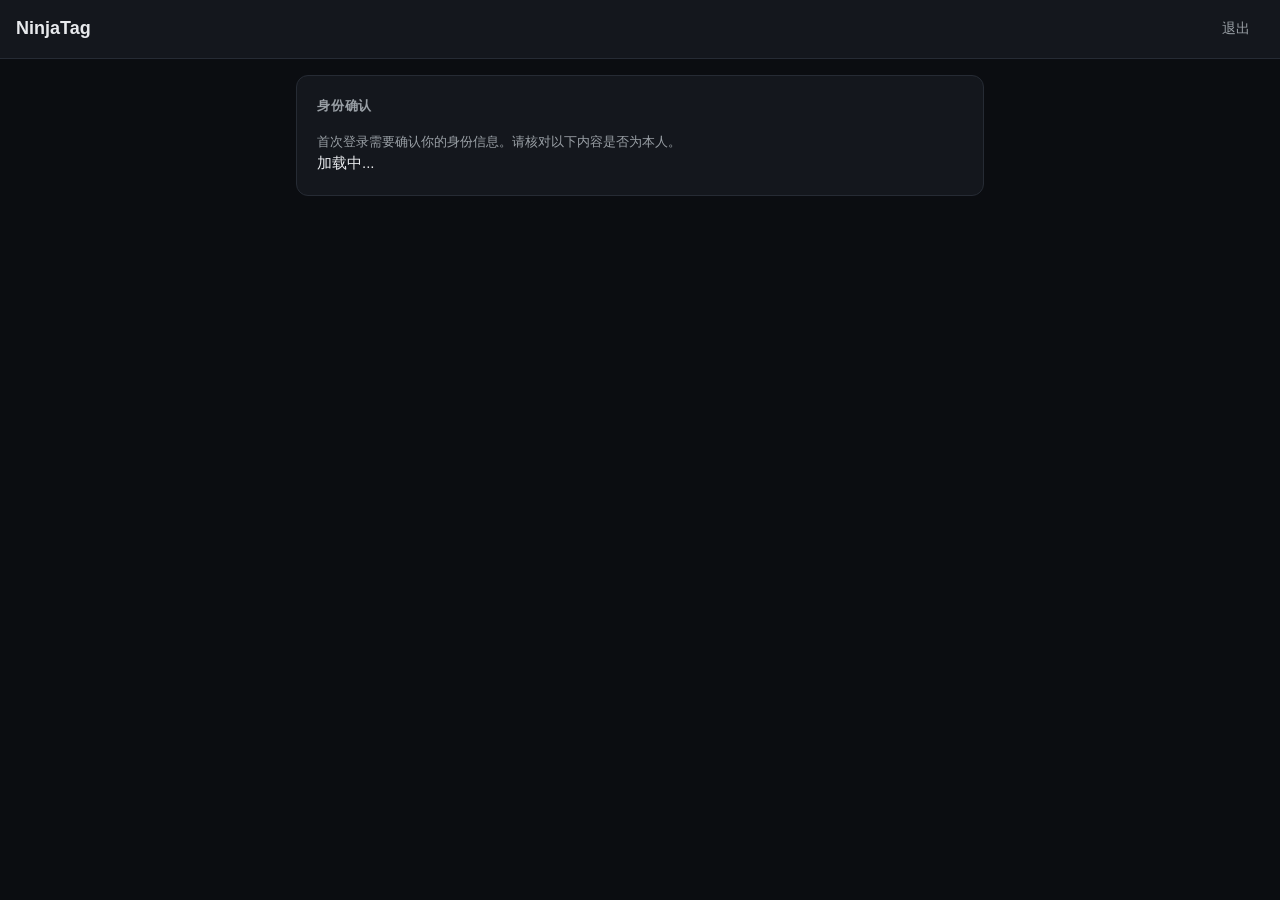
<file: confirm.html>
<!DOCTYPE html>
<html lang="zh-CN">

<head>
  <meta charset="UTF-8">
  <meta name="viewport" content="width=device-width, initial-scale=1.0, viewport-fit=cover">
  <title data-i18n="identity.pageTitle">身份确认 - NinjaTag</title>
  <link rel="stylesheet" href="css/style.css">
</head>

<body>
  <header class="site-header">
    <h1>NinjaTag</h1>
    <nav>
      <a href="#" id="nav-logout" data-i18n="header.logout">退出</a>
      <div id="lang-switch"></div>
    </nav>
  </header>
  <main class="container">
    <section class="card">
      <h2 data-i18n="identity.title">身份确认</h2>
      <p class="hint" data-i18n="identity.subtitle">首次登录需要确认你的身份信息。请核对以下内容是否为本人。</p>
      <div id="message" class="message" style="display:none"></div>
      <div id="loading" data-i18n="identity.loading">加载中...</div>
      <div id="profile" style="display:none">
        <div class="identity-card">
          <img id="photo" src="assets/placeholder.png" alt="头像">
          <div class="identity-info">
            <div class="identity-name" id="name">-</div>
            <div class="identity-college" id="college">-</div>
            <div class="identity-email" id="email">-</div>
          </div>
        </div>
        <button id="btn-confirm" class="btn-primary" data-i18n="identity.thisIsMe">这是我</button>
        <button id="btn-reject" class="btn-secondary" data-i18n="identity.notMe">这不是我</button>
        <div id="reject-form" style="display:none">
          <label for="reject-note" data-i18n="identity.rejectNote">请说明情况（会通知管理员）</label>
          <textarea id="reject-note" rows="3" data-i18n-placeholder="identity.rejectPlaceholder"
            placeholder="例如：这不是我的照片 / 我的名字有误"></textarea>
          <button id="btn-submit-reject" class="btn-danger" data-i18n="identity.rejectSubmit">提交</button>
        </div>
      </div>
    </section>
  </main>
  <script type="module" src="js/confirm.js"></script>
</body>

</html>
</file>
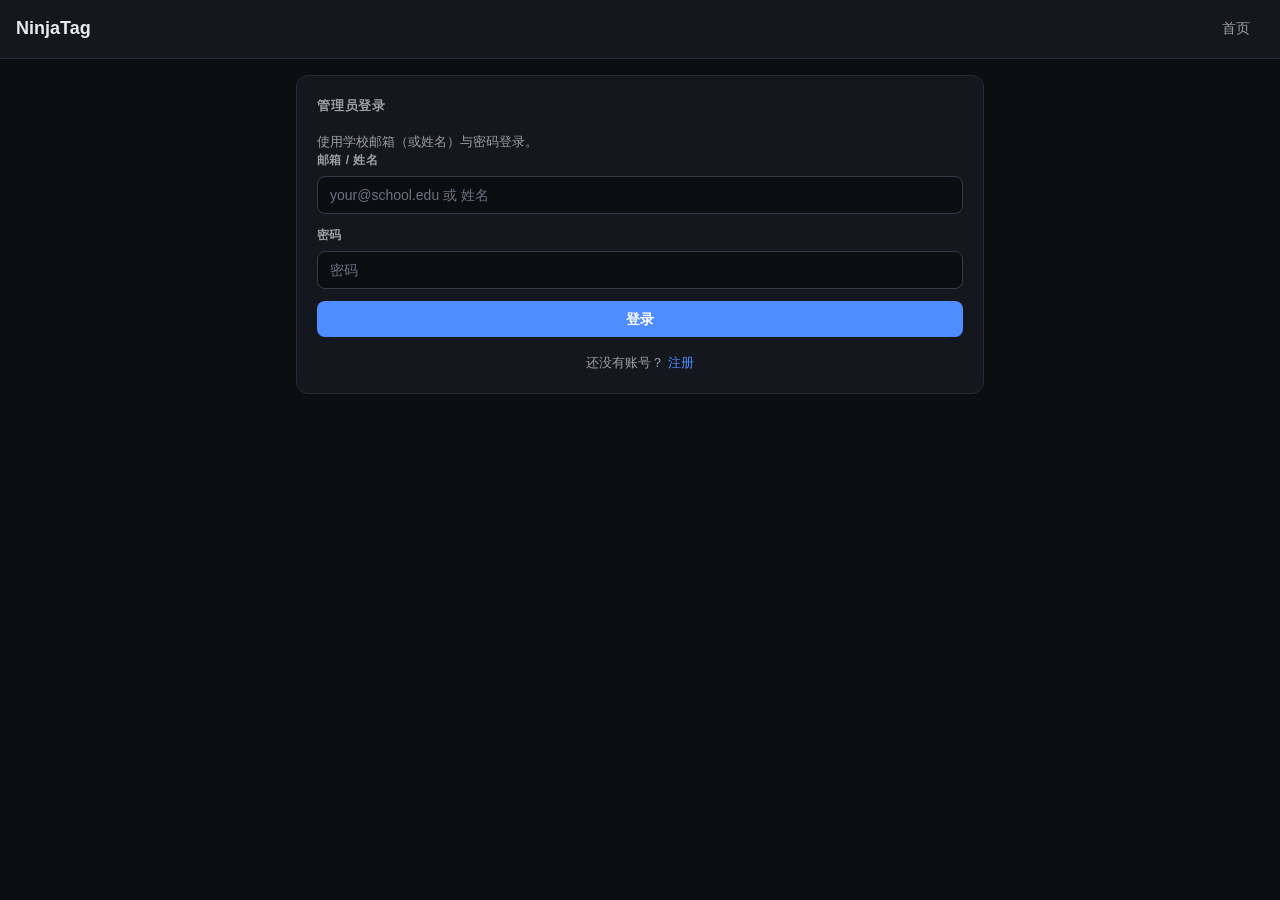
<file: login.html>
<!DOCTYPE html>
<html lang="zh-CN">

<head>
  <meta charset="UTF-8">
  <meta name="viewport" content="width=device-width, initial-scale=1.0, viewport-fit=cover">
  <title data-i18n="login.pageTitle">登录 - NinjaTag</title>
  <link rel="stylesheet" href="css/style.css">
</head>

<body>
  <header class="site-header">
    <h1>NinjaTag</h1>
    <nav>
      <a href="index.html" data-i18n="header.home">首页</a>
      <div id="lang-switch"></div>
    </nav>
  </header>
  <main class="container">
    <section class="card">
      <h2 data-i18n="login.title">管理员登录</h2>
      <p class="hint" data-i18n="login.subtitle">使用学校邮箱（或姓名）与密码登录。</p>
      <div id="message" class="message" style="display:none"></div>
      <div class="field">
        <label for="email" data-i18n="login.emailLabel">邮箱 / 姓名</label>
        <input type="text" id="email" data-i18n-placeholder="login.emailPlaceholder" placeholder="your@school.edu 或 姓名"
          autocomplete="username">
      </div>
      <div class="field">
        <label for="password" data-i18n="login.passwordLabel">密码</label>
        <input type="password" id="password" data-i18n-placeholder="login.passwordPlaceholder" placeholder="密码"
          autocomplete="current-password">
      </div>
      <button id="btn-login" class="btn btn-primary btn-block" data-i18n="login.submit">登录</button>
      <p class="hint" style="margin-top:16px;text-align:center">
        <span data-i18n="login.noAccount">还没有账号？</span>
        <a href="register.html" data-i18n="login.registerLink">注册</a>
      </p>
    </section>
  </main>
  <script type="module" src="js/login.js"></script>
</body>

</html>
</file>
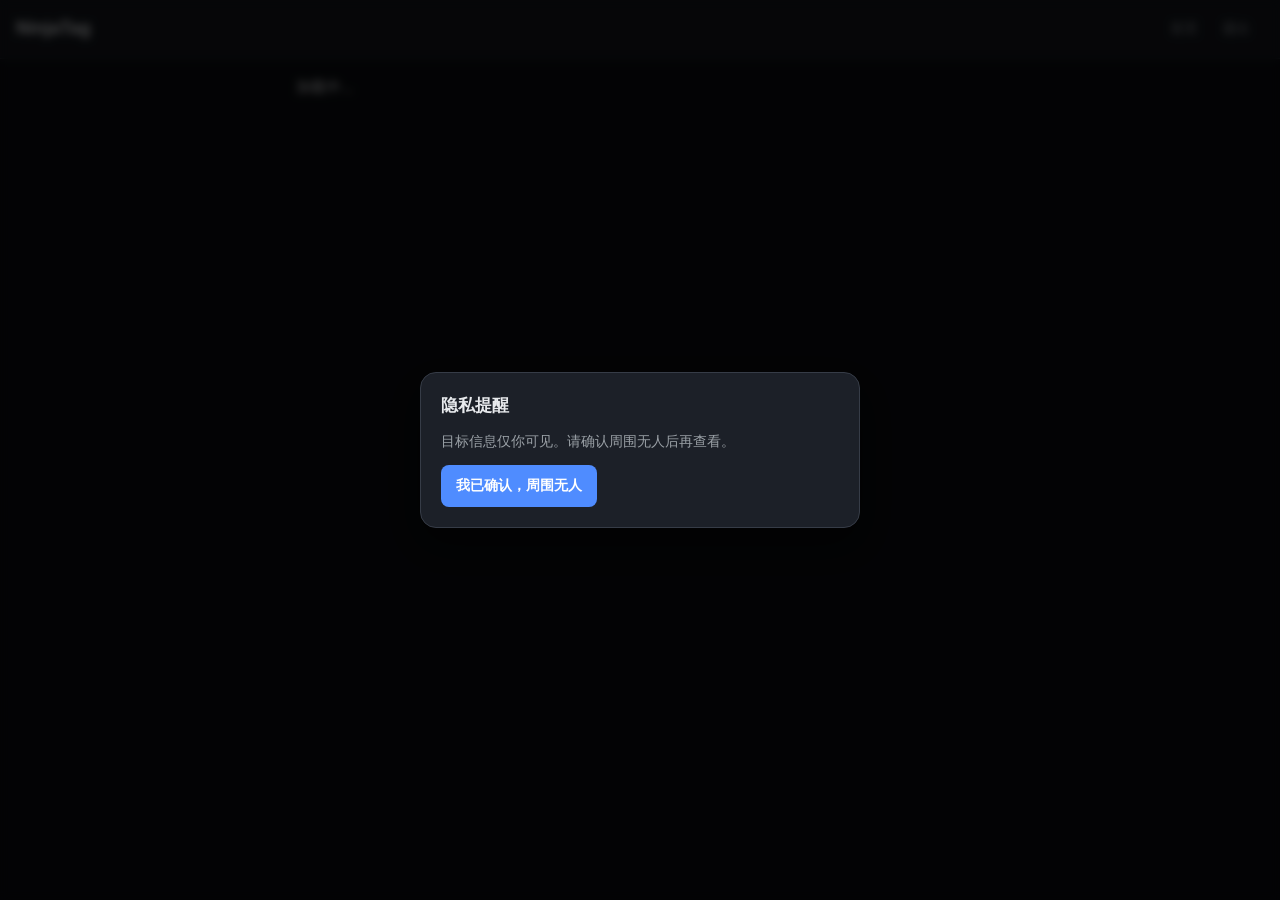
<file: me.html>
<!DOCTYPE html>
<html lang="zh-CN">

<head>
    <meta charset="UTF-8">
    <meta name="viewport" content="width=device-width, initial-scale=1.0, viewport-fit=cover">
    <meta http-equiv="Cache-Control" content="no-store, no-cache, must-revalidate">
    <meta http-equiv="Pragma" content="no-cache">
    <meta http-equiv="Expires" content="0">
    <title data-i18n="me.pageTitle">我的 - NinjaTag</title>
    <link rel="stylesheet" href="css/style.css">
</head>

<body>
    <!-- 隐私提醒弹窗 -->
    <div id="privacy-modal" class="modal-overlay">
        <div class="modal-box">
            <h3 data-i18n="me.privacyTitle">隐私提醒</h3>
            <p data-i18n="me.privacyMsg">目标信息仅你可见。请确认周围无人后再查看。</p>
            <button id="btn-privacy-ok" class="btn-primary" data-i18n="me.privacyOk">我已确认，周围无人</button>
        </div>
    </div>
    <!-- 水印层 -->
    <div id="watermark" class="watermark"></div>
    <header class="site-header">
        <h1>NinjaTag</h1>
        <nav>
            <a href="index.html" data-i18n="header.home">首页</a>
            <a href="#" id="nav-logout" data-i18n="header.logout">退出</a>
            <div id="lang-switch"></div>
        </nav>
    </header>
    <main class="container">
        <div id="message" class="message" style="display:none"></div>
        <div id="loading" data-i18n="me.loading">加载中...</div>
        <div id="content" style="display:none">
            <section class="card">
                <h2 data-i18n="me.statusTitle">我的状态</h2>
                <div id="my-status" class="status-badge">-</div>
                <div id="eliminated-info" style="display:none"></div>
                <div id="event-status-info" class="hint"></div>
            </section>
            <section class="card" id="code-section">
                <h2 data-i18n="me.codeTitle">我的代码</h2>
                <div id="my-code" class="my-code">-</div>
                <p class="hint" data-i18n="me.codeHint">不要公开你的代码。别人击杀你时需要输入它。</p>
            </section>
            <section class="card" id="target-section">
                <h2 data-i18n="me.targetTitle">我当前的目标</h2>
                <div id="target-empty" class="hint" data-i18n="me.targetEmpty">暂无目标</div>
                <div id="target-card" style="display:none">
                    <div class="identity-card">
                        <img id="target-photo" src="assets/placeholder.png" alt="目标">
                        <div class="identity-info">
                            <div class="identity-name" id="target-name">-</div>
                            <div class="identity-college" id="target-college">-</div>
                        </div>
                    </div>
                    <button id="btn-open-kill" class="btn-primary" data-i18n="me.killBtn">击杀该目标</button>
                </div>
            </section>
            <section class="card" id="kill-form" style="display:none">
                <h2 data-i18n="me.killTitle">击杀确认</h2>
                <p class="hint" data-i18n="me.killHint">请输入你当前目标的个人代码。</p>
                <input type="text" id="kill-code" data-i18n-placeholder="me.killPlaceholder" placeholder="输入目标代码"
                    maxlength="6" autocomplete="off">
                <button id="btn-submit-kill" class="btn-primary" data-i18n="me.killSubmit">提交击杀</button>
                <button id="btn-cancel-kill" class="btn-secondary" data-i18n="me.killCancel">取消</button>
            </section>
            <section class="card" id="report-section">
                <h2 data-i18n="me.reportTitle">举报目标</h2>
                <div id="report-form" style="display:none">
                    <input type="text" id="report-reason" data-i18n-placeholder="me.reportReasonPlaceholder"
                        placeholder="举报原因（简短）">
                    <textarea id="report-desc" rows="3" data-i18n-placeholder="me.reportDescPlaceholder"
                        placeholder="详细描述"></textarea>
                    <button id="btn-submit-report" class="btn-danger" data-i18n="me.reportSubmit">提交举报</button>
                </div>
                <button id="btn-open-report" class="btn-secondary" data-i18n="me.reportOpen">我要举报</button>
            </section>
            <section class="card">
                <h2 data-i18n="me.myKillsTitle">我已淘汰的人</h2>
                <div id="my-kills-list" class="wall-grid">
                    <p class="hint" data-i18n="me.noKills">暂无</p>
                </div>
            </section>
        </div>
    </main>
    <script type="module" src="js/me.js"></script>
</body>

</html>
</file>
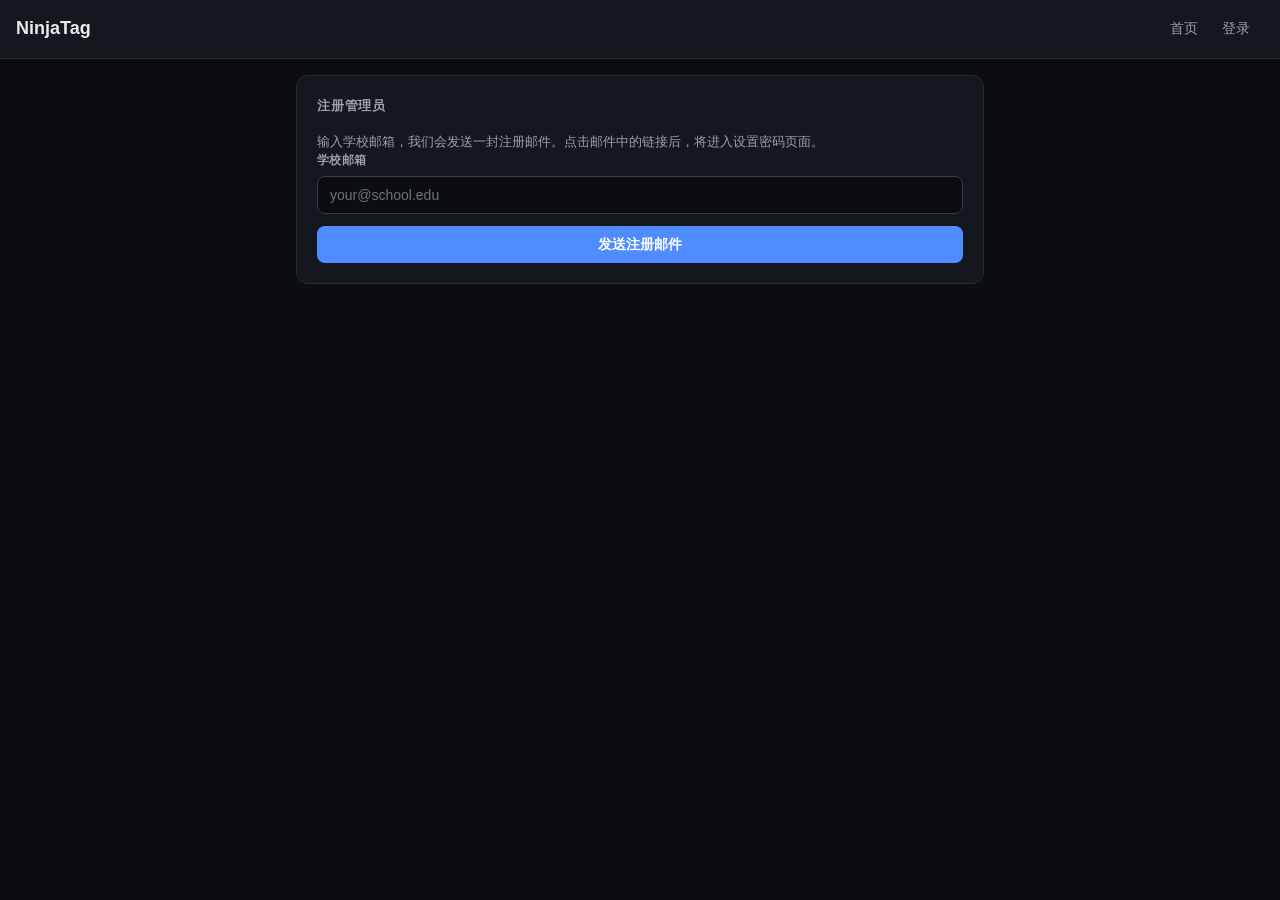
<file: register.html>
<!DOCTYPE html>
<html lang="zh-CN">

<head>
    <meta charset="UTF-8">
    <meta name="viewport" content="width=device-width, initial-scale=1.0, viewport-fit=cover">
    <title data-i18n="register.pageTitle">注册 - NinjaTag</title>
    <link rel="stylesheet" href="css/style.css">
</head>

<body>
    <header class="site-header">
        <h1>NinjaTag</h1>
        <nav>
            <a href="index.html" data-i18n="header.home">首页</a>
            <a href="login.html" data-i18n="header.login">登录</a>
            <div id="lang-switch"></div>
        </nav>
    </header>
    <main class="container">
        <section class="card">
            <h2 data-i18n="register.title">注册管理员</h2>
            <p class="hint" data-i18n="register.subtitle">输入学校邮箱，我们会发送一封注册邮件。点击邮件中的链接后，将进入设置密码页面。</p>
            <div id="message" class="message" style="display:none"></div>
            <div id="step-email">
                <div class="field">
                    <label for="email" data-i18n="register.emailLabel">学校邮箱</label>
                    <input type="email" id="email" data-i18n-placeholder="register.emailPlaceholder"
                        placeholder="your@school.edu" autocomplete="email">
                </div>
                <button id="btn-send" class="btn btn-primary btn-block" data-i18n="register.submit">发送注册邮件</button>
            </div>
            <div id="step-sent" style="display:none">
                <p data-i18n="register.sentMessage">注册邮件已发送，请查收并点击邮件中的链接。</p>
                <p class="hint" style="margin-top:8px" data-i18n="register.sentHint">如果没有收到，请检查垃圾邮件。</p>
                <p class="hint" style="margin-top:16px" data-i18n="register.note">注意：只有被管理员添加到名单中的邮箱才能进入后台。</p>
            </div>
        </section>
    </main>
    <script type="module" src="js/register.js"></script>
</body>

</html>
</file>
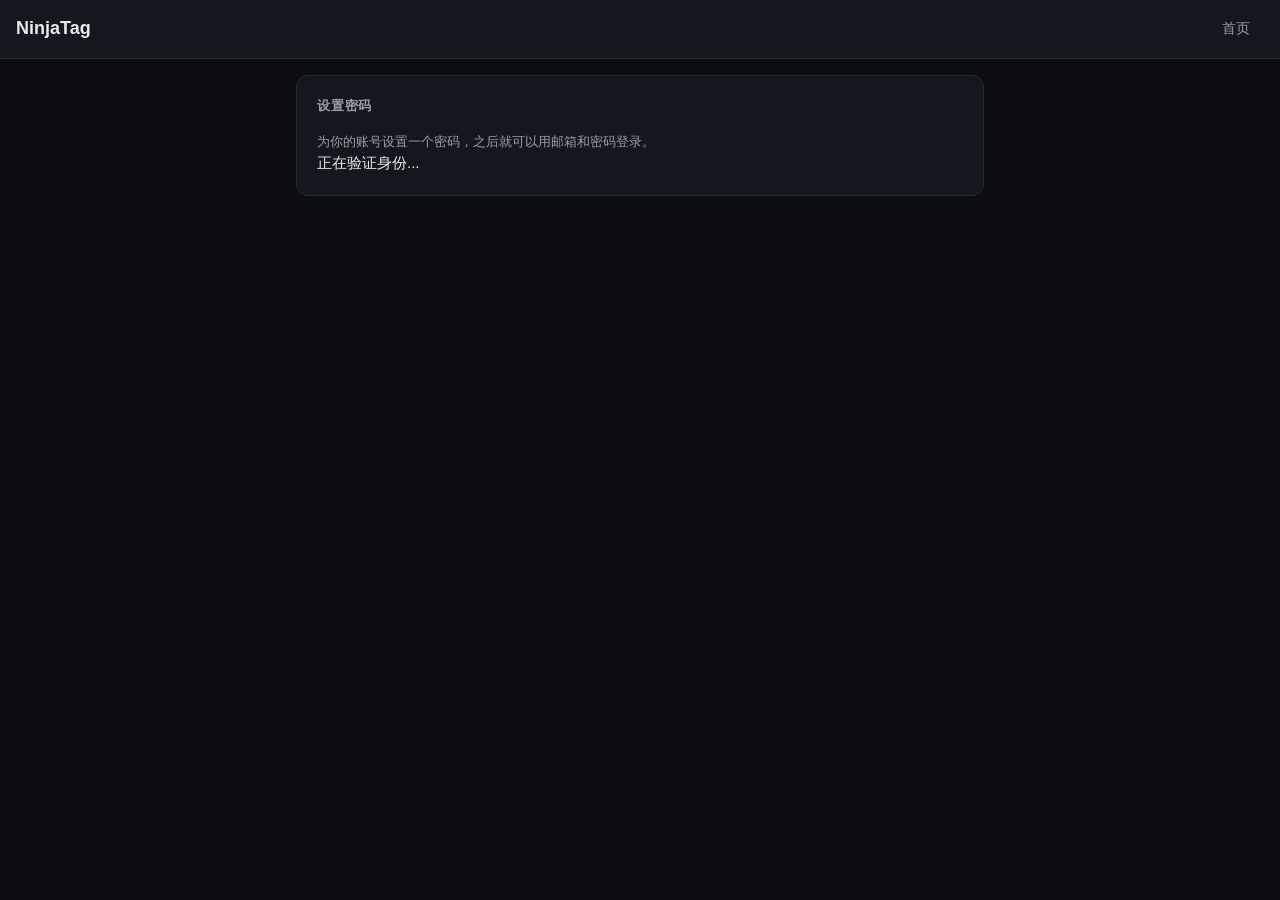
<file: set-password.html>
<!DOCTYPE html>
<html lang="zh-CN">

<head>
    <meta charset="UTF-8">
    <meta name="viewport" content="width=device-width, initial-scale=1.0, viewport-fit=cover">
    <title data-i18n="setpwd.pageTitle">设置密码 - NinjaTag</title>
    <link rel="stylesheet" href="css/style.css">
</head>

<body>
    <header class="site-header">
        <h1>NinjaTag</h1>
        <nav>
            <a href="index.html" data-i18n="header.home">首页</a>
            <div id="lang-switch"></div>
        </nav>
    </header>
    <main class="container">
        <section class="card">
            <h2 data-i18n="setpwd.title">设置密码</h2>
            <p class="hint" data-i18n="setpwd.subtitle">为你的账号设置一个密码，之后就可以用邮箱和密码登录。</p>
            <div id="message" class="message" style="display:none"></div>
            <div id="loading" data-i18n="setpwd.verifying">正在验证身份...</div>
            <div id="step-password" style="display:none">
                <p class="hint" style="margin-bottom:12px">
                    <span data-i18n="setpwd.confirmedEmail">已确认邮箱：</span>
                    <strong id="user-email">-</strong>
                </p>
                <div class="field">
                    <label for="password" data-i18n="setpwd.newPassword">新密码</label>
                    <input type="password" id="password" data-i18n-placeholder="setpwd.newPasswordPlaceholder"
                        placeholder="至少 6 位" autocomplete="new-password">
                </div>
                <div class="field">
                    <label for="password2" data-i18n="setpwd.confirmPassword">确认密码</label>
                    <input type="password" id="password2" data-i18n-placeholder="setpwd.confirmPasswordPlaceholder"
                        placeholder="再输入一次" autocomplete="new-password">
                </div>
                <button id="btn-set" class="btn btn-primary btn-block" data-i18n="setpwd.submit">设置密码并进入后台</button>
            </div>
        </section>
    </main>
    <script type="module" src="js/set-password.js"></script>
</body>

</html>
</file>
<file: css/style.css>
/* ============================================================
   NinjaTag · 全局样式
   设计系统：三级背景 · 语义色 · 统一圆角/间距/阴影
   ============================================================ */

/* ---------------- Reset ---------------- */
*,
*::before,
*::after {
  box-sizing: border-box;
}

* {
  margin: 0;
  padding: 0;
}

html {
  -webkit-text-size-adjust: 100%;
}

img {
  max-width: 100%;
  display: block;
}

button {
  font: inherit;
  color: inherit;
  background: none;
  border: none;
  cursor: pointer;
}

a {
  color: var(--primary);
  text-decoration: none;
}

a:hover {
  text-decoration: underline;
}

/* ---------------- 设计令牌 ---------------- */
:root {
  /* 背景三级 */
  --bg: #0b0d11;
  --surface: #14171d;
  --elevated: #1c2028;

  /* 文字 */
  --text: #e8eaed;
  --text-secondary: #9aa0a6;
  --text-tertiary: #6b7280;

  /* 主色 */
  --primary: #4f8cff;
  --primary-hover: #3d7aee;
  --primary-soft: rgba(79, 140, 255, 0.12);

  /* 语义色 */
  --success: #22c55e;
  --success-soft: rgba(34, 197, 94, 0.14);
  --warning: #f59e0b;
  --warning-soft: rgba(245, 158, 11, 0.14);
  --danger: #ef4444;
  --danger-hover: #dc2626;
  --danger-soft: rgba(239, 68, 68, 0.14);
  --gold: #eab308;
  --gold-soft: rgba(234, 179, 8, 0.16);

  /* 边框 */
  --border: #262b34;
  --border-strong: #363c47;

  /* 圆角 */
  --r-sm: 8px;
  --r-md: 12px;
  --r-lg: 16px;
  --r-full: 999px;

  /* 阴影 */
  --shadow-sm: 0 1px 2px rgba(0, 0, 0, 0.35);
  --shadow-md: 0 4px 12px rgba(0, 0, 0, 0.4);
  --shadow-lg: 0 16px 40px rgba(0, 0, 0, 0.5);

  /* 间距（4 的倍数） */
  --sp-1: 4px;
  --sp-2: 8px;
  --sp-3: 12px;
  --sp-4: 16px;
  --sp-5: 20px;
  --sp-6: 24px;
  --sp-8: 32px;

  /* 布局尺寸 */
  --sidebar-w: 220px;
  --topbar-h: 56px;

  /* 兼容旧变量名 */
  --card: var(--surface);
  --muted: var(--text-secondary);
}

/* ---------------- 基础 ---------------- */
body {
  font-family: -apple-system, BlinkMacSystemFont, "Segoe UI", Roboto,
    "Helvetica Neue", Arial, "PingFang SC", "Microsoft YaHei", sans-serif;
  background: var(--bg);
  color: var(--text);
  min-height: 100vh;
  line-height: 1.55;
  font-size: 15px;
  -webkit-font-smoothing: antialiased;
  -moz-osx-font-smoothing: grayscale;
}

h1 {
  font-size: 18px;
  font-weight: 700;
}

h2 {
  font-size: 16px;
  font-weight: 600;
}

h3 {
  font-size: 15px;
  font-weight: 600;
}

.hint {
  font-size: 13px;
  color: var(--text-secondary);
  line-height: 1.5;
}

.muted {
  color: var(--text-tertiary);
}

/* ============================================================
   布局 A：后台应用外壳（侧边栏 + 主区）
   ============================================================ */
.app {
  display: flex;
  min-height: 100vh;
}

.sidebar {
  width: var(--sidebar-w);
  flex-shrink: 0;
  background: var(--surface);
  border-right: 1px solid var(--border);
  display: flex;
  flex-direction: column;
  position: sticky;
  top: 0;
  height: 100vh;
}

.sidebar-brand {
  padding: var(--sp-5) var(--sp-4);
  border-bottom: 1px solid var(--border);
  display: flex;
  align-items: center;
  gap: var(--sp-2);
}

.sidebar-brand .brand-mark {
  width: 28px;
  height: 28px;
  border-radius: var(--r-sm);
  background: linear-gradient(135deg, var(--primary), #7c5cff);
  display: grid;
  place-items: center;
  font-weight: 800;
  font-size: 14px;
  color: #fff;
  flex-shrink: 0;
}

.sidebar-brand .brand-name {
  font-weight: 700;
  font-size: 15px;
  letter-spacing: 0.02em;
}

.sidebar-nav {
  flex: 1;
  padding: var(--sp-3) var(--sp-2);
  display: flex;
  flex-direction: column;
  gap: 2px;
  overflow-y: auto;
}

.nav-item {
  display: flex;
  align-items: center;
  gap: var(--sp-3);
  padding: 10px var(--sp-3);
  border-radius: var(--r-sm);
  color: var(--text-secondary);
  font-size: 14px;
  font-weight: 500;
  cursor: pointer;
  transition: background 0.12s, color 0.12s;
  border: none;
  background: none;
  width: 100%;
  text-align: left;
}

.nav-item:hover {
  background: rgba(255, 255, 255, 0.04);
  color: var(--text);
  text-decoration: none;
}

.nav-item.active {
  background: var(--primary-soft);
  color: var(--primary);
  font-weight: 600;
}

.nav-item .nav-icon {
  width: 18px;
  height: 18px;
  flex-shrink: 0;
  stroke-width: 2;
}

.nav-item .nav-badge {
  margin-left: auto;
  font-size: 11px;
  padding: 1px 7px;
  border-radius: var(--r-full);
  background: var(--elevated);
  color: var(--text-secondary);
}

.sidebar-footer {
  padding: var(--sp-3) var(--sp-3) var(--sp-4);
  border-top: 1px solid var(--border);
}

.sidebar-footer .user-line {
  font-size: 12px;
  color: var(--text-tertiary);
  margin-bottom: var(--sp-2);
  word-break: break-all;
  line-height: 1.4;
}

.main {
  flex: 1;
  min-width: 0;
  display: flex;
  flex-direction: column;
}

.topbar {
  height: var(--topbar-h);
  padding: 0 var(--sp-5);
  display: flex;
  align-items: center;
  justify-content: space-between;
  border-bottom: 1px solid var(--border);
  background: var(--bg);
  position: sticky;
  top: 0;
  z-index: 20;
  backdrop-filter: blur(8px);
}

.topbar-title {
  font-size: 16px;
  font-weight: 600;
}

.topbar-actions {
  display: flex;
  align-items: center;
  gap: var(--sp-2);
}

.content {
  padding: var(--sp-5);
  max-width: 1120px;
  width: 100%;
  margin: 0 auto;
  display: flex;
  flex-direction: column;
  gap: var(--sp-4);
  flex: 1;
}

/* 移动端底部导航 */
.bottom-nav {
  display: none;
}

/* ============================================================
   布局 B：公共页（旧 site-header + container）
   ============================================================ */
.site-header {
  display: flex;
  justify-content: space-between;
  align-items: center;
  padding: 12px 16px;
  background: var(--surface);
  border-bottom: 1px solid var(--border);
  position: sticky;
  top: 0;
  z-index: 20;
}

.site-header h1 {
  font-size: 18px;
}

.site-header nav {
  display: flex;
  align-items: center;
  gap: 4px;
}

.site-header nav a {
  color: var(--text-secondary);
  font-size: 14px;
  padding: 6px 10px;
  border-radius: var(--r-sm);
}

.site-header nav a:hover {
  background: rgba(255, 255, 255, 0.05);
  color: var(--text);
  text-decoration: none;
}

.container {
  max-width: 720px;
  margin: 0 auto;
  padding: 16px;
  display: flex;
  flex-direction: column;
  gap: 16px;
}

/* ============================================================
   卡片
   ============================================================ */
.card {
  background: var(--surface);
  border: 1px solid var(--border);
  border-radius: var(--r-md);
  padding: var(--sp-5);
}

.card h2 {
  font-size: 13px;
  margin-bottom: var(--sp-4);
  color: var(--text-secondary);
  font-weight: 600;
  text-transform: uppercase;
  letter-spacing: 0.06em;
  display: flex;
  align-items: center;
  gap: var(--sp-2);
}

.card-head {
  display: flex;
  align-items: center;
  justify-content: space-between;
  gap: var(--sp-3);
  margin-bottom: var(--sp-4);
}

.card-head h2 {
  margin-bottom: 0;
}

/* ============================================================
   按钮
   类型：primary / secondary / danger / ghost
   尺寸：sm / md / lg
   ============================================================ */
.btn {
  display: inline-flex;
  align-items: center;
  justify-content: center;
  gap: 6px;
  padding: 9px 14px;
  border-radius: var(--r-sm);
  font-size: 14px;
  font-weight: 600;
  line-height: 1.2;
  border: 1px solid transparent;
  cursor: pointer;
  transition: background 0.12s, border-color 0.12s, color 0.12s;
  white-space: nowrap;
  text-decoration: none;
}

.btn:hover {
  text-decoration: none;
}

.btn:disabled {
  opacity: 0.5;
  cursor: not-allowed;
}

.btn-primary {
  background: var(--primary);
  color: #fff;
  border-color: var(--primary);
}

.btn-primary:hover:not(:disabled) {
  background: var(--primary-hover);
  border-color: var(--primary-hover);
}

.btn-secondary {
  background: transparent;
  color: var(--text);
  border-color: var(--border-strong);
}

.btn-secondary:hover:not(:disabled) {
  background: rgba(255, 255, 255, 0.05);
  border-color: var(--text-tertiary);
}

.btn-danger {
  background: var(--danger);
  color: #fff;
  border-color: var(--danger);
}

.btn-danger:hover:not(:disabled) {
  background: var(--danger-hover);
  border-color: var(--danger-hover);
}

.btn-ghost {
  background: transparent;
  color: var(--text-secondary);
  border-color: transparent;
}

.btn-ghost:hover:not(:disabled) {
  background: rgba(255, 255, 255, 0.06);
  color: var(--text);
}

/* 尺寸 */
.btn-sm {
  padding: 6px 10px;
  font-size: 13px;
  border-radius: 6px;
}

.btn-lg {
  padding: 12px 20px;
  font-size: 15px;
  border-radius: var(--r-md);
}

.btn-block {
  width: 100%;
}

/* 行内小按钮（兼容旧 .btn-mini） */
.btn-mini {
  display: inline-flex;
  align-items: center;
  gap: 4px;
  padding: 5px 10px;
  font-size: 12px;
  font-weight: 500;
  border-radius: 6px;
  background: transparent;
  color: var(--text-secondary);
  border: 1px solid var(--border-strong);
  cursor: pointer;
  white-space: nowrap;
  transition: all 0.12s;
}

.btn-mini:hover:not(:disabled) {
  color: var(--text);
  border-color: var(--text-tertiary);
  background: rgba(255, 255, 255, 0.04);
}

.btn-mini.btn-warn {
  border-color: rgba(239, 68, 68, 0.5);
  color: #fca5a5;
}

.btn-mini.btn-warn:hover:not(:disabled) {
  background: var(--danger-soft);
  border-color: var(--danger);
  color: #fecaca;
}

.btn-mini.btn-good {
  border-color: rgba(34, 197, 94, 0.5);
  color: #86efac;
}

.btn-mini.btn-good:hover:not(:disabled) {
  background: var(--success-soft);
  border-color: var(--success);
}

.btn-mini:disabled {
  opacity: 0.4;
  cursor: not-allowed;
}

/* 旧类名兼容 */
.btn-primary,
.btn-secondary,
.btn-danger {
  display: inline-flex;
  align-items: center;
  justify-content: center;
  gap: 6px;
  padding: 9px 14px;
  border-radius: var(--r-sm);
  font-size: 14px;
  font-weight: 600;
  cursor: pointer;
  transition: background 0.12s, border-color 0.12s;
  border: 1px solid transparent;
}

.btn-row {
  display: flex;
  gap: var(--sp-2);
  flex-wrap: wrap;
  margin-top: var(--sp-3);
}

.btn-row .btn-primary,
.btn-row .btn-secondary,
.btn-row .btn-danger {
  flex: 1;
  min-width: 120px;
}

/* ============================================================
   表单
   ============================================================ */
input,
textarea,
select {
  width: 100%;
  padding: 10px 12px;
  background: var(--bg);
  border: 1px solid var(--border-strong);
  border-radius: var(--r-sm);
  color: var(--text);
  font-size: 14px;
  font-family: inherit;
  transition: border-color 0.12s, box-shadow 0.12s;
}

input:focus,
textarea:focus,
select:focus {
  outline: none;
  border-color: var(--primary);
  box-shadow: 0 0 0 3px var(--primary-soft);
}

input::placeholder,
textarea::placeholder {
  color: var(--text-tertiary);
}

textarea {
  resize: vertical;
  min-height: 72px;
  line-height: 1.5;
}

select {
  appearance: none;
  background-image: url("data:image/svg+xml,%3Csvg xmlns='http://www.w3.org/2000/svg' viewBox='0 0 12 12' fill='none' stroke='%239aa0a6' stroke-width='1.5'%3E%3Cpath d='M3 5l3 3 3-3'/%3E%3C/svg%3E");
  background-repeat: no-repeat;
  background-position: right 10px center;
  background-size: 12px;
  padding-right: 30px;
}

label {
  display: block;
  font-size: 12px;
  font-weight: 600;
  color: var(--text-secondary);
  margin-bottom: 6px;
  margin-top: var(--sp-3);
  text-transform: uppercase;
  letter-spacing: 0.04em;
}

label:first-child {
  margin-top: 0;
}

.field {
  margin-bottom: var(--sp-3);
}

.field-row {
  display: grid;
  grid-template-columns: 1fr 1fr;
  gap: var(--sp-3);
}

/* 复选框/单选框在 label 内时不继承上边距 */
label.checkbox,
label.radio {
  display: flex;
  align-items: center;
  gap: 8px;
  text-transform: none;
  letter-spacing: 0;
  font-size: 14px;
  font-weight: 500;
  color: var(--text);
  margin: 0;
  cursor: pointer;
}

label.checkbox input,
label.radio input {
  width: auto;
  margin: 0;
  cursor: pointer;
  accent-color: var(--primary);
}

/* ============================================================
   徽章 / 状态
   ============================================================ */
.badge {
  display: inline-flex;
  align-items: center;
  gap: 5px;
  padding: 3px 9px;
  border-radius: var(--r-full);
  font-size: 12px;
  font-weight: 600;
  line-height: 1.4;
  white-space: nowrap;
}

.badge .dot {
  width: 6px;
  height: 6px;
  border-radius: 50%;
  background: currentColor;
}

.badge-success {
  background: var(--success-soft);
  color: #86efac;
}

.badge-danger {
  background: var(--danger-soft);
  color: #fca5a5;
}

.badge-warning {
  background: var(--warning-soft);
  color: #fcd34d;
}

.badge-info {
  background: var(--primary-soft);
  color: #93c5fd;
}

.badge-neutral {
  background: var(--elevated);
  color: var(--text-secondary);
}

.badge-gold {
  background: var(--gold-soft);
  color: #fde047;
}

/* 旧状态徽章兼容 */
.status-badge {
  display: inline-flex;
  align-items: center;
  padding: 5px 12px;
  border-radius: var(--r-full);
  font-weight: 600;
  font-size: 13px;
}

.status-alive {
  background: var(--success-soft);
  color: #86efac;
}

.status-eliminated {
  background: var(--danger-soft);
  color: #fca5a5;
}

.status-winner {
  background: var(--gold-soft);
  color: #fde047;
}

/* ============================================================
   消息条（兼容旧 .message）
   ============================================================ */
.message {
  padding: 10px 14px;
  border-radius: var(--r-sm);
  font-size: 14px;
  margin-bottom: var(--sp-3);
  border: 1px solid transparent;
}

.message-info {
  background: var(--primary-soft);
  border-color: rgba(79, 140, 255, 0.35);
}

.message-error {
  background: var(--danger-soft);
  border-color: rgba(239, 68, 68, 0.35);
}

.message-success {
  background: var(--success-soft);
  border-color: rgba(34, 197, 94, 0.35);
}

/* ============================================================
   数据表格
   ============================================================ */
.table-wrap {
  overflow-x: auto;
  border-radius: var(--r-md);
  border: 1px solid var(--border);
}

.data-table {
  width: 100%;
  border-collapse: collapse;
  font-size: 14px;
}

.data-table th {
  text-align: left;
  font-weight: 600;
  font-size: 11px;
  text-transform: uppercase;
  letter-spacing: 0.06em;
  color: var(--text-tertiary);
  padding: 10px 14px;
  border-bottom: 1px solid var(--border);
  background: var(--elevated);
  white-space: nowrap;
}

.data-table td {
  padding: 12px 14px;
  border-bottom: 1px solid var(--border);
  vertical-align: middle;
}

.data-table tbody tr:last-child td {
  border-bottom: none;
}

.data-table tbody tr:hover {
  background: rgba(255, 255, 255, 0.02);
}

.data-table .cell-main {
  font-weight: 600;
}

.data-table .cell-sub {
  font-size: 12px;
  color: var(--text-tertiary);
  margin-top: 2px;
}

.data-table .cell-actions {
  display: flex;
  gap: 6px;
  justify-content: flex-end;
  flex-wrap: wrap;
}

.data-table .col-narrow {
  width: 1%;
  white-space: nowrap;
}

/* ============================================================
   旧列表行（.admin-row）兼容
   ============================================================ */
.admin-row {
  display: flex;
  align-items: center;
  gap: var(--sp-2);
  padding: 10px 0;
  border-bottom: 1px solid var(--border);
  flex-wrap: wrap;
}

.admin-row:last-child {
  border-bottom: none;
}

.admin-name {
  font-weight: 600;
}

.admin-meta {
  font-size: 13px;
  color: var(--text-secondary);
}

/* ============================================================
   Tab（旧版兼容）
   ============================================================ */
.tabs {
  display: flex;
  gap: 6px;
  overflow-x: auto;
  padding-bottom: 4px;
}

.tab {
  padding: 8px 14px;
  background: var(--surface);
  color: var(--text-secondary);
  border: 1px solid var(--border);
  border-radius: var(--r-full);
  white-space: nowrap;
  cursor: pointer;
  font-size: 14px;
}

.tab.active {
  background: var(--primary);
  color: #fff;
  border-color: var(--primary);
}

.tab-panel {
  display: none;
  flex-direction: column;
  gap: var(--sp-4);
}

.tab-panel.active {
  display: flex;
}

/* ============================================================
   Modal
   ============================================================ */
.modal-overlay {
  position: fixed;
  inset: 0;
  background: rgba(0, 0, 0, 0.7);
  backdrop-filter: blur(4px);
  display: flex;
  align-items: center;
  justify-content: center;
  z-index: 100;
  padding: var(--sp-4);
  animation: fade-in 0.15s ease;
}

.modal-box {
  background: var(--elevated);
  border: 1px solid var(--border-strong);
  border-radius: var(--r-lg);
  padding: var(--sp-5);
  max-width: 440px;
  width: 100%;
  max-height: 90vh;
  overflow-y: auto;
  box-shadow: var(--shadow-lg);
  animation: modal-in 0.18s ease;
}

.modal-box.modal-lg {
  max-width: 640px;
}

.modal-box h3 {
  margin-bottom: var(--sp-3);
  font-size: 17px;
  font-weight: 700;
}

.modal-box>p {
  margin-bottom: var(--sp-3);
  color: var(--text-secondary);
  font-size: 14px;
  line-height: 1.55;
}

.modal-box .modal-actions {
  display: flex;
  gap: var(--sp-2);
  justify-content: flex-end;
  margin-top: var(--sp-5);
}

.modal-box .modal-actions .btn {
  flex: 1;
}

@keyframes fade-in {
  from {
    opacity: 0;
  }

  to {
    opacity: 1;
  }
}

@keyframes modal-in {
  from {
    opacity: 0;
    transform: translateY(8px) scale(0.98);
  }

  to {
    opacity: 1;
    transform: none;
  }
}

/* ============================================================
   Toast
   ============================================================ */
.toast-container {
  position: fixed;
  right: var(--sp-4);
  bottom: var(--sp-4);
  z-index: 1000;
  display: flex;
  flex-direction: column;
  gap: var(--sp-2);
  pointer-events: none;
}

.toast {
  pointer-events: auto;
  min-width: 260px;
  max-width: 380px;
  padding: 12px 14px;
  background: var(--elevated);
  border: 1px solid var(--border-strong);
  border-radius: var(--r-md);
  box-shadow: var(--shadow-lg);
  font-size: 14px;
  display: flex;
  gap: 10px;
  align-items: flex-start;
  animation: toast-in 0.2s ease;
}

.toast.toast-success {
  border-left: 3px solid var(--success);
}

.toast.toast-error {
  border-left: 3px solid var(--danger);
}

.toast.toast-info {
  border-left: 3px solid var(--primary);
}

.toast.toast-warning {
  border-left: 3px solid var(--warning);
}

.toast .toast-icon {
  flex-shrink: 0;
  margin-top: 1px;
}

.toast .toast-body {
  flex: 1;
  line-height: 1.5;
}

@keyframes toast-in {
  from {
    opacity: 0;
    transform: translateY(10px);
  }

  to {
    opacity: 1;
    transform: none;
  }
}

@keyframes toast-out {
  to {
    opacity: 0;
    transform: translateY(10px);
  }
}

.toast.leaving {
  animation: toast-out 0.18s ease forwards;
}

/* ============================================================
   空状态 / 骨架屏
   ============================================================ */
.empty {
  display: flex;
  flex-direction: column;
  align-items: center;
  justify-content: center;
  padding: var(--sp-8) var(--sp-4);
  text-align: center;
  color: var(--text-tertiary);
  gap: var(--sp-2);
}

.empty svg {
  width: 40px;
  height: 40px;
  opacity: 0.5;
}

.empty-title {
  font-size: 15px;
  font-weight: 600;
  color: var(--text-secondary);
}

.empty-desc {
  font-size: 13px;
}

.empty .btn {
  margin-top: var(--sp-2);
}

.skeleton {
  background: linear-gradient(90deg,
      var(--elevated) 0%,
      rgba(255, 255, 255, 0.04) 50%,
      var(--elevated) 100%);
  background-size: 200% 100%;
  animation: skeleton 1.4s ease infinite;
  border-radius: var(--r-sm);
  height: 16px;
}

.skeleton-row {
  display: flex;
  gap: var(--sp-3);
  padding: 12px 0;
  border-bottom: 1px solid var(--border);
  align-items: center;
}

.skeleton-row:last-child {
  border-bottom: none;
}

.skeleton-row .skeleton {
  flex: 1;
}

.skeleton-row .skeleton.w-40 {
  flex: 0 0 40%;
}

.skeleton-row .skeleton.w-20 {
  flex: 0 0 20%;
}

.skeleton-row .skeleton.w-10 {
  flex: 0 0 10%;
}

@keyframes skeleton {
  0% {
    background-position: 200% 0;
  }

  100% {
    background-position: -200% 0;
  }
}

/* ============================================================
   筛选条 / 批量操作条
   ============================================================ */
.filter-bar {
  display: flex;
  gap: var(--sp-2);
  align-items: center;
  flex-wrap: wrap;
  margin-bottom: var(--sp-3);
}

.filter-bar .search-input {
  flex: 1;
  min-width: 180px;
  margin: 0;
}

.filter-bar select {
  width: auto;
  min-width: 130px;
  margin: 0;
}

.bulk-bar {
  position: sticky;
  top: var(--topbar-h);
  z-index: 10;
  display: flex;
  align-items: center;
  gap: var(--sp-3);
  padding: 10px 14px;
  margin: var(--sp-3) 0;
  background: var(--primary-soft);
  border: 1px solid rgba(79, 140, 255, 0.4);
  border-radius: var(--r-md);
  font-size: 14px;
  animation: fade-in 0.15s ease;
}

.bulk-bar .bulk-count {
  font-weight: 600;
  color: var(--primary);
}

.bulk-bar .bulk-actions {
  margin-left: auto;
  display: flex;
  gap: var(--sp-2);
}

/* ============================================================
   概览页
   ============================================================ */
.status-hero {
  background: linear-gradient(135deg, var(--surface), var(--elevated));
  border: 1px solid var(--border-strong);
  border-radius: var(--r-lg);
  padding: var(--sp-6);
}

.status-hero .hero-top {
  display: flex;
  align-items: center;
  gap: var(--sp-3);
  margin-bottom: var(--sp-4);
  flex-wrap: wrap;
}

.status-hero .hero-status {
  font-size: 24px;
  font-weight: 800;
  letter-spacing: -0.01em;
}

.status-hero .hero-meta {
  display: flex;
  gap: var(--sp-5);
  flex-wrap: wrap;
  color: var(--text-secondary);
  font-size: 14px;
  margin-bottom: var(--sp-4);
}

.status-hero .hero-meta strong {
  color: var(--text);
  font-size: 18px;
  font-weight: 700;
}

.status-hero .hero-actions {
  display: flex;
  gap: var(--sp-2);
  flex-wrap: wrap;
}

.suggest-bar {
  display: flex;
  align-items: center;
  gap: var(--sp-3);
  padding: var(--sp-3) var(--sp-4);
  background: var(--primary-soft);
  border: 1px solid rgba(79, 140, 255, 0.3);
  border-radius: var(--r-md);
  font-size: 14px;
}

.suggest-bar .suggest-icon {
  width: 20px;
  height: 20px;
  color: var(--primary);
  flex-shrink: 0;
}

.suggest-bar .suggest-text {
  flex: 1;
  color: var(--text);
}

.suggest-bar .suggest-text strong {
  color: var(--primary);
}

.colleges-grid {
  display: grid;
  grid-template-columns: repeat(auto-fit, minmax(140px, 1fr));
  gap: var(--sp-3);
}

.college-card {
  border: 1px solid var(--border-strong);
  border-radius: var(--r-md);
  overflow: hidden;
  text-align: center;
  background: var(--elevated);
}

.college-card .college-name {
  padding: 8px;
  color: #fff;
  font-weight: 700;
  font-size: 14px;
  letter-spacing: 0.02em;
}

.college-card .college-score {
  font-size: 32px;
  font-weight: 800;
  padding: 14px 12px 4px;
  line-height: 1;
}

.college-card .college-count {
  font-size: 12px;
  color: var(--text-tertiary);
  padding-bottom: 12px;
}

/* ============================================================
   游戏元素：存活墙 / 赢家卡 / 身份卡 / 代码 / 水印
   ============================================================ */
.wall-grid {
  display: grid;
  grid-template-columns: repeat(auto-fill, minmax(88px, 1fr));
  gap: var(--sp-3);
}

.wall-item {
  text-align: center;
}

.wall-item img {
  width: 100%;
  aspect-ratio: 1;
  object-fit: cover;
  border-radius: var(--r-sm);
  background: var(--elevated);
}

.wall-name {
  font-size: 13px;
  margin-top: 6px;
  font-weight: 600;
  overflow: hidden;
  text-overflow: ellipsis;
  white-space: nowrap;
}

.wall-college {
  font-size: 12px;
}

.winner-card {
  display: flex;
  align-items: center;
  gap: var(--sp-3);
  padding: var(--sp-4);
  border: 1px solid var(--border-strong);
  border-radius: var(--r-md);
  margin-bottom: var(--sp-2);
  background: var(--elevated);
}

.winner-card img {
  width: 64px;
  height: 64px;
  border-radius: 50%;
  object-fit: cover;
}

.winner-label {
  font-size: 12px;
  color: var(--text-tertiary);
  text-transform: uppercase;
  letter-spacing: 0.06em;
}

.winner-name {
  font-size: 20px;
  font-weight: 800;
}

.winner-college {
  font-size: 14px;
  color: var(--text-secondary);
}

.identity-card {
  display: flex;
  align-items: center;
  gap: var(--sp-4);
  padding: var(--sp-4);
  border: 1px solid var(--border-strong);
  border-radius: var(--r-md);
  margin: var(--sp-4) 0;
  background: var(--elevated);
}

.identity-card img {
  width: 88px;
  height: 88px;
  border-radius: var(--r-md);
  object-fit: cover;
  background: var(--elevated);
  flex-shrink: 0;
}

.identity-info {
  flex: 1;
  min-width: 0;
}

.identity-name {
  font-size: 20px;
  font-weight: 700;
}

.identity-college {
  font-size: 14px;
  color: var(--text-secondary);
  margin-top: 4px;
}

.identity-email {
  font-size: 13px;
  color: var(--text-tertiary);
  margin-top: 4px;
  word-break: break-all;
}

.my-code {
  font-size: 42px;
  font-weight: 800;
  letter-spacing: 6px;
  text-align: center;
  padding: 22px;
  background: var(--bg);
  border: 1px dashed var(--border-strong);
  border-radius: var(--r-md);
  font-family: ui-monospace, "SF Mono", Menlo, monospace;
  color: var(--primary);
}

.my-code.muted {
  color: var(--text-tertiary);
  font-size: 18px;
  letter-spacing: 2px;
}

.watermark {
  position: fixed;
  inset: 0;
  pointer-events: none;
  z-index: 5;
  display: flex;
  flex-wrap: wrap;
  opacity: 0.06;
  overflow: hidden;
}

.watermark span {
  font-size: 12px;
  transform: rotate(-30deg);
  padding: 40px 20px;
  white-space: nowrap;
}

/* ============================================================
   击杀原因选择
   ============================================================ */
.kill-reason-list {
  display: flex;
  flex-direction: column;
  gap: var(--sp-2);
  margin: var(--sp-3) 0;
}

.kill-reason-option {
  display: flex;
  align-items: center;
  gap: var(--sp-3);
  padding: 11px 14px;
  border: 1px solid var(--border-strong);
  border-radius: var(--r-sm);
  cursor: pointer;
  font-size: 14px;
  background: var(--bg);
  transition: border-color 0.12s, background 0.12s;
  margin: 0;
  text-transform: none;
  letter-spacing: 0;
  color: var(--text);
  font-weight: 500;
}

.kill-reason-option:hover {
  border-color: var(--primary);
}

.kill-reason-option input[type="radio"] {
  width: auto;
  margin: 0;
  cursor: pointer;
  accent-color: var(--primary);
  flex-shrink: 0;
}

.kill-reason-option:has(input:checked) {
  border-color: var(--primary);
  background: var(--primary-soft);
}

.kill-reason-option span:first-of-type {
  flex: 1;
}

.reason-score {
  font-size: 12px;
  color: #86efac;
  font-weight: 700;
  letter-spacing: 0.04em;
}

.reason-score.reason-no {
  color: #fca5a5;
}

/* ============================================================
   历史记录
   ============================================================ */
.history-item {
  display: flex;
  gap: var(--sp-3);
  padding: 12px 0;
  border-bottom: 1px solid var(--border);
  align-items: flex-start;
}

.history-item:last-child {
  border-bottom: none;
}

.history-time {
  font-size: 12px;
  color: var(--text-tertiary);
  min-width: 130px;
  flex-shrink: 0;
  padding-top: 2px;
  font-variant-numeric: tabular-nums;
}

.history-content {
  flex: 1;
  font-size: 14px;
  line-height: 1.6;
}

.history-tag {
  display: inline-block;
  padding: 1px 8px;
  border-radius: var(--r-full);
  font-size: 11px;
  margin-right: 6px;
  font-weight: 700;
  vertical-align: middle;
  letter-spacing: 0.02em;
}

.tag-kill {
  background: #2a3d5f;
  color: #93c5fd;
}

.tag-admin {
  background: #5f3d2a;
  color: #fcd34d;
}

.tag-revoke {
  background: #5f2a2a;
  color: #fca5a5;
}

.tag-reinsert {
  background: #2a5f3d;
  color: #86efac;
}

.history-note {
  font-size: 12px;
  color: var(--text-tertiary);
  margin-top: 3px;
}

/* ============================================================
   举报（兼容旧）
   ============================================================ */
.report-item {
  padding: var(--sp-3) 0;
  border-bottom: 1px solid var(--border);
}

.report-item:last-child {
  border-bottom: none;
}

/* ============================================================
   首页板块开关
   ============================================================ */
.section-toggle {
  display: inline-flex;
  align-items: center;
  gap: 6px;
  margin-left: var(--sp-3);
  font-size: 12px;
  font-weight: 500;
  color: var(--text-secondary);
  cursor: pointer;
  user-select: none;
  text-transform: none;
  letter-spacing: 0;
  padding: 3px 8px;
  border-radius: var(--r-full);
  background: var(--elevated);
  border: 1px solid var(--border);
}

.section-toggle input {
  width: auto;
  margin: 0;
  cursor: pointer;
  accent-color: var(--primary);
}

.section-toggle span {
  white-space: nowrap;
}

/* ============================================================
   设置页：可见性列表 / 危险区
   ============================================================ */
.setting-row {
  display: flex;
  align-items: center;
  justify-content: space-between;
  gap: var(--sp-3);
  padding: 12px 0;
  border-bottom: 1px solid var(--border);
}

.setting-row:last-child {
  border-bottom: none;
}

.setting-row .setting-label {
  font-weight: 600;
  font-size: 14px;
}

.setting-row .setting-desc {
  font-size: 12px;
  color: var(--text-tertiary);
  margin-top: 2px;
}

.switch {
  position: relative;
  width: 40px;
  height: 22px;
  flex-shrink: 0;
  cursor: pointer;
}

.switch input {
  opacity: 0;
  width: 100%;
  height: 100%;
  margin: 0;
  cursor: pointer;
  position: absolute;
}

.switch .track {
  position: absolute;
  inset: 0;
  background: var(--border-strong);
  border-radius: var(--r-full);
  transition: background 0.15s;
  pointer-events: none;
}

.switch .track::after {
  content: "";
  position: absolute;
  top: 3px;
  left: 3px;
  width: 16px;
  height: 16px;
  background: #fff;
  border-radius: 50%;
  transition: transform 0.15s;
}

.switch input:checked+.track {
  background: var(--primary);
}

.switch input:checked+.track::after {
  transform: translateX(18px);
}

.switch input:disabled+.track {
  opacity: 0.5;
}

.danger-zone {
  border: 1px solid rgba(239, 68, 68, 0.4);
  border-radius: var(--r-md);
  padding: var(--sp-4);
  background: rgba(239, 68, 68, 0.04);
}

/* ============================================================
   工具类
   ============================================================ */
.row {
  display: flex;
  align-items: center;
  gap: var(--sp-2);
}

.row-between {
  display: flex;
  align-items: center;
  justify-content: space-between;
  gap: var(--sp-2);
}

.col {
  display: flex;
  flex-direction: column;
  gap: var(--sp-2);
}

.grow {
  flex: 1;
  min-width: 0;
}

.text-right {
  text-align: right;
}

.nowrap {
  white-space: nowrap;
}

.hidden {
  display: none !important;
}

.mt-3 {
  margin-top: var(--sp-3);
}

.mt-4 {
  margin-top: var(--sp-4);
}

.mb-0 {
  margin-bottom: 0;
}

/* ============================================================
   响应式
   ============================================================ */
@media (max-width: 900px) {
  .app {
    flex-direction: column;
  }

  .sidebar {
    display: none;
  }

  .topbar {
    padding: 0 var(--sp-4);
    height: 52px;
  }

  .topbar-title {
    font-size: 15px;
  }

  .content {
    padding: var(--sp-4);
    padding-bottom: 88px;
    gap: var(--sp-3);
  }

  /* 底部导航 */
  .bottom-nav {
    display: flex;
    position: fixed;
    bottom: 0;
    left: 0;
    right: 0;
    background: var(--surface);
    border-top: 1px solid var(--border);
    z-index: 30;
    padding: 6px 4px calc(6px + env(safe-area-inset-bottom));
    justify-content: space-around;
    backdrop-filter: blur(12px);
  }

  .bottom-nav .nav-item {
    flex-direction: column;
    gap: 2px;
    padding: 6px 4px;
    font-size: 11px;
    font-weight: 500;
    text-align: center;
    border-radius: var(--r-sm);
    flex: 1;
    min-width: 0;
  }

  .bottom-nav .nav-item .nav-icon {
    width: 20px;
    height: 20px;
  }

  .bottom-nav .nav-item span {
    font-size: 10px;
  }

  /* 表格转卡片 */
  .data-table thead {
    display: none;
  }

  .data-table,
  .data-table tbody,
  .data-table tr,
  .data-table td {
    display: block;
    width: 100%;
  }

  .data-table tr {
    border: 1px solid var(--border);
    border-radius: var(--r-md);
    margin-bottom: var(--sp-2);
    padding: var(--sp-2) var(--sp-3);
    background: var(--elevated);
  }

  .data-table td {
    border: none;
    padding: 5px 0;
    display: flex;
    justify-content: space-between;
    gap: var(--sp-3);
    align-items: center;
  }

  .data-table td::before {
    content: attr(data-label);
    color: var(--text-tertiary);
    font-size: 11px;
    font-weight: 700;
    text-transform: uppercase;
    letter-spacing: 0.05em;
    flex-shrink: 0;
  }

  .data-table td.cell-actions {
    justify-content: flex-start;
    padding-top: var(--sp-2);
    border-top: 1px solid var(--border);
    margin-top: 4px;
  }

  .data-table td.cell-actions::before {
    display: none;
  }

  /* 概览 hero */
  .status-hero {
    padding: var(--sp-4);
  }

  .status-hero .hero-status {
    font-size: 20px;
  }

  .status-hero .hero-meta {
    gap: var(--sp-4);
    font-size: 13px;
  }

  .status-hero .hero-actions .btn {
    flex: 1;
    min-width: 0;
  }

  /* 筛选条 */
  .filter-bar select {
    flex: 1;
    min-width: 0;
  }

  /* Toast */
  .toast-container {
    left: var(--sp-4);
    right: var(--sp-4);
    bottom: 80px;
  }

  .toast {
    min-width: 0;
    max-width: none;
  }

  /* 历史 */
  .history-item {
    flex-direction: column;
    gap: 4px;
  }

  .history-time {
    min-width: auto;
  }

  /* 管理行 */
  .admin-row {
    flex-direction: column;
    align-items: flex-start;
  }

  /* 字段行 */
  .field-row {
    grid-template-columns: 1fr;
  }
}

@media (max-width: 600px) {
  .colleges-grid {
    grid-template-columns: repeat(2, 1fr);
  }

  .wall-grid {
    grid-template-columns: repeat(auto-fill, minmax(76px, 1fr));
    gap: var(--sp-2);
  }

  .identity-card {
    flex-direction: column;
    text-align: center;
  }

  .identity-card img {
    width: 96px;
    height: 96px;
  }

  .my-code {
    font-size: 26px;
    letter-spacing: 5px;
    padding: 18px;
  }

  .card {
    padding: var(--sp-4);
  }

  .modal-box {
    padding: var(--sp-4);
  }
}

/* 减少动画偏好 */
@media (prefers-reduced-motion: reduce) {

  *,
  *::before,
  *::after {
    animation-duration: 0.01ms !important;
    transition-duration: 0.01ms !important;
  }
}

.winner-emoji {
  width: 64px;
  height: 64px;
  border-radius: 50%;
  background: var(--elevated);
  display: grid;
  place-items: center;
  font-size: 28px;
  flex-shrink: 0;
}

/* ============================================================
   设置：分组开关（父 → 子）
   ============================================================ */
.setting-group {
  border: 1px solid var(--border);
  border-radius: var(--r-md);
  padding: var(--sp-3) var(--sp-4);
  background: var(--bg);
  margin-bottom: var(--sp-3);
}

.setting-group:last-child {
  margin-bottom: 0;
}

.setting-group .setting-row {
  padding: 12px 0;
}

.setting-row.is-parent .setting-label {
  font-size: 14px;
  font-weight: 700;
}

.setting-children {
  margin-top: 4px;
  margin-left: 12px;
  padding-left: 16px;
  border-left: 2px solid var(--border);
  transition: opacity 0.15s;
}

.setting-children.is-disabled {
  opacity: 0.45;
}

.setting-children .setting-row {
  padding: 8px 0;
  border-bottom: none;
}

.setting-children .setting-row:last-child {
  padding-bottom: 0;
}

.setting-children .setting-label {
  font-size: 13px;
  font-weight: 500;
  color: var(--text-secondary);
}

/* ============================================================
   可折叠卡片
   ============================================================ */
.card.collapsible .collapsible-head {
  cursor: pointer;
  user-select: none;
  transition: margin-bottom 0.15s;
}

.card.collapsible.is-collapsed .collapsible-head {
  margin-bottom: 0;
}

.card.collapsible .collapsible-head:hover h2 {
  color: var(--text);
}

.card.collapsible .collapse-chevron {
  display: inline-flex;
  align-items: center;
  justify-content: center;
  width: 22px;
  height: 22px;
  color: var(--text-tertiary);
  transition: transform 0.2s ease, color 0.15s;
  flex-shrink: 0;
}

.card.collapsible .collapsible-head:hover .collapse-chevron {
  color: var(--text);
}

.card.collapsible.is-collapsed .collapse-chevron {
  transform: rotate(-90deg);
}

.card.collapsible .collapsible-body {
  overflow: hidden;
}

.card.collapsible.is-collapsed .collapsible-body {
  display: none;
}

/* ============================================================
   照片上传组件
   ============================================================ */
.photo-uploader {
  display: flex;
  gap: var(--sp-4);
  align-items: flex-start;
  padding: var(--sp-3);
  border: 1px solid var(--border);
  border-radius: var(--r-md);
  background: var(--bg);
}

.photo-preview {
  width: 80px;
  height: 80px;
  flex-shrink: 0;
  border-radius: var(--r-sm);
  overflow: hidden;
  background: var(--elevated);
  border: 1px solid var(--border);
}

.photo-preview img {
  width: 100%;
  height: 100%;
  object-fit: cover;
  display: block;
}

.photo-meta {
  flex: 1;
  min-width: 0;
  display: flex;
  flex-direction: column;
  gap: 6px;
  padding-top: 2px;
}

.photo-actions {
  display: flex;
  gap: 6px;
  flex-wrap: wrap;
}

.photo-hint {
  font-size: 12px;
  color: var(--text-tertiary);
}

/* ============================================================
   移动端「更多」抽屉
   ============================================================ */
.more-drawer {
  display: none;
  position: fixed;
  inset: 0;
  z-index: 40;
}

.more-drawer.is-open {
  display: block;
}

.more-drawer-backdrop {
  position: absolute;
  inset: 0;
  background: rgba(0, 0, 0, 0.55);
  backdrop-filter: blur(2px);
  animation: fade-in 0.15s ease;
}

.more-drawer-panel {
  position: absolute;
  bottom: 0;
  left: 0;
  right: 0;
  background: var(--surface);
  border-top: 1px solid var(--border-strong);
  border-radius: var(--r-lg) var(--r-lg) 0 0;
  padding: var(--sp-3) var(--sp-4) calc(var(--sp-5) + env(safe-area-inset-bottom));
  box-shadow: var(--shadow-lg);
  animation: drawer-up 0.22s cubic-bezier(0.22, 1, 0.36, 1);
  max-height: 75vh;
  overflow-y: auto;
}

@keyframes drawer-up {
  from {
    transform: translateY(100%);
  }

  to {
    transform: translateY(0);
  }
}

.more-drawer-handle {
  width: 36px;
  height: 4px;
  border-radius: var(--r-full);
  background: var(--border-strong);
  margin: 0 auto var(--sp-4);
}

.more-drawer-grid {
  display: grid;
  grid-template-columns: repeat(2, 1fr);
  gap: var(--sp-3);
}

.more-item {
  display: flex;
  align-items: center;
  gap: var(--sp-3);
  padding: var(--sp-3) var(--sp-4);
  border-radius: var(--r-md);
  background: var(--elevated);
  border: 1px solid var(--border);
  color: var(--text-secondary);
  font-size: 14px;
  font-weight: 600;
  cursor: pointer;
  transition: background 0.12s, color 0.12s, border-color 0.12s;
  text-align: left;
}

.more-item:hover {
  color: var(--text);
  border-color: var(--text-tertiary);
}

.more-item.active {
  background: var(--primary-soft);
  color: var(--primary);
  border-color: rgba(79, 140, 255, 0.5);
}

.more-item .nav-icon {
  width: 22px;
  height: 22px;
  flex-shrink: 0;
  stroke-width: 2;
}

/* 桌面端始终隐藏抽屉 */
@media (min-width: 901px) {
  .more-drawer {
    display: none !important;
  }
}

/* 底部导航激活态：更多按钮 */
.bottom-nav .nav-item.active {
  background: var(--primary-soft);
  color: var(--primary);
  font-weight: 600;
}

/* ============================================================
   语言切换器
   ============================================================ */
.lang-switch {
  display: inline-flex;
  align-items: center;
  gap: 2px;
  padding: 2px;
  border-radius: var(--r-full);
  background: var(--elevated);
  border: 1px solid var(--border);
}

.lang-switch button {
  padding: 3px 10px;
  border-radius: var(--r-full);
  font-size: 12px;
  font-weight: 600;
  color: var(--text-secondary);
  background: transparent;
  border: none;
  cursor: pointer;
  transition: background 0.12s, color 0.12s;
  line-height: 1.4;
}

.lang-switch button:hover {
  color: var(--text);
}

.lang-switch button.is-active {
  background: var(--primary);
  color: #fff;
}

/* 后台侧边栏底部的语言切换器占满整行 */
.sidebar-footer .lang-switch {
  display: flex;
  width: 100%;
  justify-content: center;
  margin-bottom: var(--sp-2);
}

/* 移动端「更多」抽屉中的语言切换器 */
.more-drawer .lang-switch {
  display: flex;
  width: 100%;
  justify-content: center;
  margin-top: var(--sp-4);
  padding: 4px;
}


/* =========================
   Rules Section
   ========================= */

.rules-section > h2 {
  margin-bottom: 22px;
}

.rules-list {
  display: flex;
  flex-direction: column;
  gap: 20px;
}

.rule-block {
  display: grid;
  grid-template-columns: minmax(0, 1.15fr) minmax(260px, 0.85fr);
  gap: 28px;
  align-items: center;
  padding: 24px;
  border: 1px solid var(--border, #333);
  border-radius: 16px;
  background: var(--bg-secondary, rgba(255, 255, 255, 0.025));
}

.rule-number {
  display: inline-block;
  margin-bottom: 10px;
  font-size: 12px;
  font-weight: 700;
  letter-spacing: 1.5px;
  color: var(--primary, #a78bfa);
}

.rule-text h3 {
  margin: 0 0 14px;
  font-size: 23px;
  line-height: 1.35;
}

.rule-text h4 {
  margin: 20px 0 10px;
  font-size: 17px;
}

.rule-text p {
  margin: 0 0 12px;
  line-height: 1.75;
  color: var(--text-secondary, #b8b8c5);
}

.rule-text strong {
  color: var(--text-primary, #fff);
}

.rule-answer {
  font-size: 16px;
  color: var(--text-primary, #fff) !important;
}

.rule-divider {
  height: 1px;
  margin: 20px 0;
  background: var(--border, #333);
}

.rule-cards {
  display: grid;
  grid-template-columns: repeat(2, minmax(0, 1fr));
  gap: 12px;
  margin-top: 16px;
}

.rule-info-card {
  padding: 16px;
  border-radius: 12px;
  border: 1px solid var(--border, #444);
}

.rule-info-card h5 {
  margin: 10px 0 6px;
  font-size: 16px;
}

.rule-info-card p {
  margin: 0;
  font-size: 14px;
}

.rule-card-label {
  font-size: 10px;
  font-weight: 800;
  letter-spacing: 1px;
}

.id-card {
  background: #f5f5f5;
  color: #222;
  border-color: #ddd;
}

.id-card p {
  color: #555;
}

.target-card {
  background: #171717;
  color: #fff;
  border-color: #444;
}

.target-card p {
  color: #ccc;
}

.rule-image-wrap {
  width: 100%;
  overflow: hidden;
  border-radius: 12px;
  background: var(--bg-primary, #111);
}

.rule-image {
  display: block;
  width: 100%;
  height: auto;
  aspect-ratio: 4 / 5;
  object-fit: cover;
}

/* Mobile layout */
@media (max-width: 700px) {
  .rule-block {
    grid-template-columns: 1fr;
    gap: 22px;
    padding: 18px;
  }

  .rule-text h3 {
    font-size: 21px;
  }

  .rule-image {
    aspect-ratio: 16 / 10;
  }
}

@media (max-width: 380px) {
  .rule-cards {
    grid-template-columns: 1fr;
  }
}

/* Foldable Rules Accordion */
.rules-list {
  display: flex;
  flex-direction: column;
  gap: 12px;
}

details.rule-block {
  display: block;
  padding: 0;
  overflow: hidden;
  border: 1px solid var(--border, #333);
  border-radius: 16px;
  background: var(--bg-secondary, rgba(255, 255, 255, 0.025));
}

/* Clickable heading */
.rule-summary {
  display: flex;
  align-items: center;
  gap: 14px;
  padding: 20px 24px;
  cursor: pointer;
  list-style: none;
  user-select: none;
}

.rule-summary::-webkit-details-marker {
  display: none;
}

.rule-summary::marker {
  content: "";
}

.rule-summary:hover {
  background: rgba(255, 255, 255, 0.04);
}

.rule-summary .rule-number {
  flex-shrink: 0;
  margin: 0;
  font-size: 12px;
  font-weight: 700;
  letter-spacing: 1.5px;
  color: var(--primary, #a78bfa);
}

.rule-title {
  flex: 1;
  font-size: 18px;
  font-weight: 700;
  line-height: 1.4;
}

/* Plus/minus toggle */
.rule-toggle {
  position: relative;
  flex-shrink: 0;
  width: 22px;
  height: 22px;
  border: 1px solid var(--border, #555);
  border-radius: 50%;
}

.rule-toggle::before,
.rule-toggle::after {
  content: "";
  position: absolute;
  top: 50%;
  left: 50%;
  width: 10px;
  height: 2px;
  border-radius: 2px;
  background: currentColor;
  transform: translate(-50%, -50%);
}

.rule-toggle::after {
  transform: translate(-50%, -50%) rotate(90deg);
}

details[open] .rule-toggle::after {
  display: none;
}

/* Expanded rule content */
.rule-content {
  display: grid;
  grid-template-columns: minmax(0, 1.15fr) minmax(260px, 0.85fr);
  gap: 28px;
  align-items: start;
  padding: 0 24px 24px;
}

.rule-content .rule-text {
  min-width: 0;
}

.rule-content .rule-image-wrap {
  width: 100%;
  overflow: hidden;
  border-radius: 12px;
}

/* Keep images responsive */
.rule-content .rule-image {
  display: block;
  width: 100%;
  height: auto;
  aspect-ratio: 4 / 5;
  object-fit: cover;
}

/* Keyboard accessibility */
.rule-summary:focus-visible {
  outline: 2px solid var(--primary, #a78bfa);
  outline-offset: -3px;
  border-radius: 8px;
}

/* Mobile layout */
@media (max-width: 700px) {
  .rule-summary {
    gap: 10px;
    padding: 16px;
  }

  .rule-title {
    font-size: 16px;
  }

  .rule-content {
    grid-template-columns: 1fr;
    gap: 20px;
    padding: 0 16px 18px;
  }

  .rule-content .rule-image {
    aspect-ratio: 16 / 10;
  }
}

@media (max-width: 380px) {
  .rule-summary {
    flex-wrap: wrap;
  }

  .rule-title {
    flex-basis: calc(100% - 80px);
  }
}
</file>
<file: css/public.css>
/* ============================================================
   NinjaTag · 公共首页（index.html）专属样式
   ------------------------------------------------------------
   - 只在本文件里写样式，index.html 内不出现 <style> 块
   - 所有规则以 body.page-public 为前缀
   - 其它页面（admin / login / register / set-password / me /
     confirm）的 <body> 没有 page-public 类，因此完全不受影响
   - style.css 未做任何改动
   ============================================================ */

/* ---------- 页面级：背景 + 基线 ---------- */
body.page-public {
 background:
  radial-gradient(1200px 600px at 12% -10%, rgba(79, 140, 255, 0.10), transparent 60%),
  radial-gradient(900px 520px at 100% 0%, rgba(124, 92, 255, 0.08), transparent 55%),
  var(--bg);
 min-height: 100vh;
}

/* ---------- 顶部导航 ---------- */
body.page-public .site-header {
 padding: 12px 22px;
 background: rgba(20, 23, 29, 0.72);
 backdrop-filter: saturate(140%) blur(14px);
 -webkit-backdrop-filter: saturate(140%) blur(14px);
 border-bottom: 1px solid var(--border);
}

body.page-public .site-header h1 {
 display: inline-flex;
 align-items: center;
 gap: 10px;
 font-size: 17px;
 font-weight: 800;
 color: var(--text);
 letter-spacing: 0.02em;
}

body.page-public .site-header h1::before {
 content: "N";
 width: 28px;
 height: 28px;
 border-radius: 8px;
 background: linear-gradient(135deg, var(--primary), #7c5cff);
 color: #fff;
 display: grid;
 place-items: center;
 font-size: 14px;
 font-weight: 800;
 line-height: 1;
 box-shadow: 0 6px 18px rgba(79, 140, 255, 0.35);
 flex-shrink: 0;
}

body.page-public .site-header nav a {
 padding: 6px 12px;
 font-weight: 600;
 border-radius: var(--r-full);
 transition: background 0.15s, color 0.15s;
}

body.page-public .site-header nav a:hover {
 background: var(--primary-soft);
 color: var(--primary);
 text-decoration: none;
}

/* ---------- 主容器 ---------- */
body.page-public .container {
 max-width: 880px;
 padding: 24px 20px 56px;
 gap: 18px;
}

/* ---------- 通用卡片润色 ---------- */
body.page-public .container > .card {
 border-radius: 16px;
 background: linear-gradient(180deg,
   rgba(255, 255, 255, 0.02),
   rgba(255, 255, 255, 0) 40%),
   var(--surface);
 border: 1px solid var(--border);
 box-shadow: 0 1px 0 rgba(255, 255, 255, 0.02) inset;
 transition: border-color 0.18s;
}

body.page-public .container > .card:hover {
 border-color: var(--border-strong);
}

body.page-public .container > .card > h2 {
 font-size: 12px;
 letter-spacing: 0.10em;
 color: var(--text-tertiary);
 margin-bottom: 16px;
}

/* ---------- 活动状态（视觉强调） ---------- */
body.page-public #event-status {
 background:
  linear-gradient(135deg,
   rgba(79, 140, 255, 0.10),
   rgba(124, 92, 255, 0.06) 60%,
   transparent 100%),
   var(--surface);
 border: 1px solid rgba(79, 140, 255, 0.28);
 position: relative;
 overflow: hidden;
}

body.page-public #event-status::after {
 content: "";
 position: absolute;
 inset: 0;
 background: radial-gradient(600px 200px at 100% 0%,
   rgba(79, 140, 255, 0.18), transparent 70%);
 pointer-events: none;
}

body.page-public #event-status #status-text {
 font-size: 22px;
 font-weight: 700;
 line-height: 1.2;
 display: flex;
 align-items: center;
 gap: 10px;
 flex-wrap: wrap;
 position: relative;
 z-index: 1;
}

body.page-public #event-status #status-text .badge {
 font-size: 14px;
 padding: 6px 14px;
 border-radius: var(--r-full);
}

body.page-public #event-status #day-text {
 margin-top: 8px;
 font-size: 14px;
 position: relative;
 z-index: 1;
}

/* ---------- 阵营分数 ---------- */
body.page-public .colleges-grid {
 grid-template-columns: repeat(auto-fit, minmax(150px, 1fr));
 gap: 14px;
}

body.page-public .college-card {
 position: relative;
 padding: 18px 12px 16px;
 border-radius: 14px;
 background: var(--elevated);
 border: 1px solid var(--border);
 overflow: hidden;
 text-align: center;
 transition: transform 0.18s, border-color 0.18s;
}

body.page-public .college-card:hover {
 transform: translateY(-2px);
 border-color: var(--border-strong);
}

body.page-public .college-card .college-name {
 display: inline-flex;
 align-items: center;
 justify-content: center;
 padding: 4px 12px;
 margin: 0 auto 12px;
 border-radius: var(--r-full);
 font-size: 12px;
 font-weight: 700;
 color: #fff;
 letter-spacing: 0.02em;
 line-height: 1.4;
 box-shadow: 0 4px 14px rgba(0, 0, 0, 0.30);
}

body.page-public .college-card .college-score {
 font-size: 36px;
 font-weight: 800;
 padding: 0;
 line-height: 1;
 font-variant-numeric: tabular-nums;
 color: var(--text);
}

body.page-public .college-card .college-count {
 padding: 8px 0 0;
 font-size: 12px;
 color: var(--text-tertiary);
}

/* ---------- 人数 ---------- */
body.page-public #counts p {
 display: flex;
 align-items: baseline;
 gap: 20px;
 flex-wrap: wrap;
 font-size: 15px;
 color: var(--text-secondary);
}

body.page-public #counts strong {
 font-size: 24px;
 font-weight: 800;
 color: var(--text);
 font-variant-numeric: tabular-nums;
 margin-left: 4px;
}

/* ---------- 今日规则 ---------- */
body.page-public #today-rule #rule-title {
 font-size: 16px;
 font-weight: 700;
 margin-bottom: 6px;
 color: var(--text);
}

body.page-public #today-rule #rule-content {
 font-size: 14px;
 color: var(--text-secondary);
}

/* ---------- 存活墙 ---------- */
body.page-public .wall-grid {
 grid-template-columns: repeat(auto-fill, minmax(92px, 1fr));
 gap: 14px;
}

body.page-public .wall-item {
 padding: 6px;
 border-radius: 12px;
 background: rgba(255, 255, 255, 0.015);
 border: 1px solid transparent;
 transition: background 0.15s, border-color 0.15s, transform 0.15s;
}

body.page-public .wall-item:hover {
 background: rgba(255, 255, 255, 0.035);
 border-color: var(--border);
 transform: translateY(-2px);
}

body.page-public .wall-item img {
 border-radius: 10px;
 box-shadow: 0 4px 12px rgba(0, 0, 0, 0.35);
}

body.page-public .wall-name {
 font-size: 12.5px;
 margin-top: 8px;
}

body.page-public .wall-college {
 font-size: 11.5px;
 margin-top: 2px;
 font-weight: 600;
}

/* ---------- 最终赢家（金色主题） ---------- */
body.page-public #winner {
 background:
  linear-gradient(135deg,
   rgba(234, 179, 8, 0.08),
   transparent 60%),
   var(--surface);
 border: 1px solid rgba(234, 179, 8, 0.28);
}

body.page-public #winner > h2 {
 color: #fde047 !important;
}

body.page-public #winner .winner-card {
 border: 1px solid rgba(234, 179, 8, 0.22);
 background: var(--elevated);
 transition: transform 0.18s, border-color 0.18s;
}

body.page-public #winner .winner-card:hover {
 transform: translateY(-2px);
 border-color: rgba(234, 179, 8, 0.45);
}

/* ---------- 响应式微调 ---------- */
@media (max-width: 700px) {
 body.page-public .site-header {
  padding: 10px 14px;
 }

 body.page-public .container {
  padding: 16px 14px calc(80px + env(safe-area-inset-bottom));
  gap: 14px;
 }

 body.page-public .container > .card {
  padding: 18px;
  border-radius: 14px;
 }

 body.page-public #event-status #status-text {
  font-size: 19px;
 }

 body.page-public .college-card .college-score {
  font-size: 28px;
 }

 body.page-public .wall-grid {
  grid-template-columns: repeat(auto-fill, minmax(78px, 1fr));
  gap: 10px;
 }
}
/* ============================================================
   Rules 板块：自适应列布局
   ------------------------------------------------------------
   问题：.rule-content 在 style.css 中被固定为两列
         minmax(0, 1.15fr) minmax(260px, 0.85fr)
         但只有 RULE 05 有 .rule-image-wrap，
         其余规则块右侧会留出一大块空白。

   方案：
     · 默认 → 单列，内容占满整行
     · 含 .rule-image-wrap（仅 RULE 05） → 恢复两列
     · 使用 @supports 检测 :has()，老浏览器自动降级为单列
   ============================================================ */

/* 默认：单列。没有图片的规则块内容直接占满整行 */
body.page-public .rule-content {
 grid-template-columns: minmax(0, 1fr);
 gap: 0;
}

/* 只有带图片的规则块才分两列 */
@supports selector(:has(*)) {
 body.page-public .rule-content:has(.rule-image-wrap) {
  grid-template-columns: minmax(0, 1.15fr) minmax(260px, 0.85fr);
  gap: 28px;
 }
}

/* 平板横屏 / 小笔记本：图片规则也改单列，图放文字下方 */
@media (max-width: 1024px) {
 body.page-public .rule-content:has(.rule-image-wrap) {
  grid-template-columns: 1fr;
  gap: 20px;
 }
}

/* 桌面宽屏：稍微放宽主容器，让规则内容更舒展 */
@media (min-width: 1024px) {
 body.page-public .container {
  max-width: 960px;
 }
}

/* 大屏：让 RULE 05 的地图显得更自然，不要被裁切得太死 */
@media (min-width: 1024px) {
 body.page-public .rule-content .rule-image {
  aspect-ratio: 4 / 5;
  max-height: 560px;
  object-fit: contain;
  background: rgba(0, 0, 0, 0.15);
 }
}

/* ============================================================
   Day N 徽章：从 .hint 灰字 → 主视觉胶囊
   ------------------------------------------------------------
   JS 端 public.js 会把 "第 N 天" / "Day N" 写进 #day-text，
   活动非进行中时把它设为空字符串。这里只做纯 CSS 强化，
   不涉及任何 JS / HTML 改动。
   ============================================================ */

body.page-public #event-status #day-text {
 /* 布局 */
 display: inline-flex;
 align-items: center;
 justify-content: center;
 position: relative;
 z-index: 1;

 /* 尺寸 */
 margin-top: 14px;
 padding: 10px 22px;
 border-radius: 14px;

 /* 字号 */
 font-size: 26px;
 font-weight: 900;
 letter-spacing: 0.04em;
 line-height: 1.15;

 /* 颜色：主色渐变 + 描边高光 */
 color: #fff;
 background: linear-gradient(135deg, #4f8cff 0%, #7c5cff 100%);
 box-shadow:
  0 10px 24px rgba(79, 140, 255, 0.38),
  inset 0 1px 0 rgba(255, 255, 255, 0.18);

 /* 数字等宽，切换天数时不抖动 */
 font-variant-numeric: tabular-nums;
 text-shadow: 0 1px 2px rgba(0, 0, 0, 0.25);

 /* 覆盖 .hint 的灰色文字 */
 color: #fff;
}

/* 活动未开始 / 已结束：JS 会把内容清空 → 自动隐藏，不留空白 */
body.page-public #event-status #day-text:empty {
 display: none;
}

/* 移动端：稍微收敛一点，避免把标题挤下去 */
@media (max-width: 700px) {
 body.page-public #event-status #day-text {
  font-size: 20px;
  padding: 8px 16px;
  border-radius: 12px;
  margin-top: 10px;
 }
}

/* ============================================================
   Rules 展开 / 收起动画
   ------------------------------------------------------------
   原生 <details> 高度无法直接 transition。
   现代浏览器（Chrome 131+ / Safari 18.2+ / Firefox 135+）
   支持 ::details-content 伪元素 + interpolate-size，
   可对 height: 0 → auto 做平滑过渡；
   老浏览器自动走「内容淡入 + 加号旋转」降级。
   全程纯 CSS，无 JS、无 HTML 改动。
   ============================================================ */

/* ---------- 允许 height: auto 参与过渡 ---------- */
body.page-public {
 interpolate-size: allow-keywords;
}

/* ---------- 卡片本体的颜色过渡 ---------- */
body.page-public .rule-block {
 transition: background-color 0.28s ease, border-color 0.28s ease;
}

body.page-public .rule-block[open] {
 background: rgba(79, 140, 255, 0.035);
 border-color: rgba(79, 140, 255, 0.28);
}

/* ---------- 展开 / 收起：高度平滑过渡（现代浏览器） ---------- */
body.page-public .rule-block::details-content {
 block-size: 0;
 overflow: hidden;
 transition:
  block-size 0.38s cubic-bezier(0.22, 1, 0.36, 1),
  content-visibility 0.38s allow-discrete;
}

body.page-public .rule-block[open]::details-content {
 block-size: auto;
}

/* ---------- 降级 + 叠加效果：内容淡入上移 ---------- */
body.page-public .rule-block[open] .rule-content {
 animation: rule-fade-in 0.4s cubic-bezier(0.22, 1, 0.36, 1);
}

@keyframes rule-fade-in {
 from {
  opacity: 0;
  transform: translateY(-8px);
 }
 to {
  opacity: 1;
  transform: translateY(0);
 }
}

/* ---------- 加号 → 减号：平滑旋转 ---------- */
body.page-public .rule-toggle::before,
body.page-public .rule-toggle::after {
 transition: transform 0.32s cubic-bezier(0.22, 1, 0.36, 1);
}

body.page-public .rule-block[open] .rule-toggle::before {
 transform: translate(-50%, -50%) rotate(180deg);
}

/* 覆盖 style.css 里的 display:none，改为旋转到水平方向 */
body.page-public .rule-block[open] .rule-toggle::after {
 display: block;
 transform: translate(-50%, -50%) rotate(180deg);
}

/* ---------- Summary 微交互 ---------- */
body.page-public .rule-summary {
 transition: background-color 0.18s ease;
}

body.page-public .rule-block[open] > .rule-summary {
 background: rgba(79, 140, 255, 0.05);
}

body.page-public .rule-block[open] .rule-toggle {
 border-color: var(--primary);
 color: var(--primary);
}

/* ---------- 移动端：动画稍微加快，避免拖沓 ---------- */
@media (max-width: 700px) {
 body.page-public .rule-block::details-content {
  transition:
   block-size 0.28s cubic-bezier(0.22, 1, 0.36, 1),
   content-visibility 0.28s allow-discrete;
 }

 body.page-public .rule-block[open] .rule-content {
  animation-duration: 0.28s;
 }
}

/* ---------- 无障碍：尊重「减少动态效果」偏好 ---------- */
@media (prefers-reduced-motion: reduce) {
 body.page-public .rule-block::details-content {
  transition: none;
 }

 body.page-public .rule-block[open] .rule-content {
  animation: none;
 }

 body.page-public .rule-toggle::before,
 body.page-public .rule-toggle::after {
  transition: none;
 }
}

/* ============================================================
   Today's Rule —— 视觉强化
   ------------------------------------------------------------
   设计目标：
     · 从「普通卡片」升级为「今日重点」
     · 用紫蓝渐变强调色与全站主色呼应，又与 Rules 折叠区区分
     · 标题大号醒目，正文缩进 + 竖线，像一篇小文章
     · 当没有今日规则时，自动降级为朴素样式，避免空白夸张
   依赖：先移除 #rule-title / #rule-content 上的内联样式
   ============================================================ */

/* ---------- 卡片本体：紫蓝渐变 + 描边 ---------- */
body.page-public #today-rule {
 position: relative;
 overflow: hidden;
 background:
  linear-gradient(135deg,
   rgba(124, 92, 255, 0.09),
   rgba(79, 140, 255, 0.05) 45%,
   transparent 100%),
  var(--surface);
 border: 1px solid rgba(124, 92, 255, 0.24);
 transition: border-color 0.2s;
}

body.page-public #today-rule:hover {
 border-color: rgba(124, 92, 255, 0.42);
}

/* 左上角装饰性光晕 */
body.page-public #today-rule::before {
 content: "";
 position: absolute;
 top: -60%;
 left: -8%;
 width: 280px;
 height: 280px;
 border-radius: 50%;
 background: radial-gradient(circle,
   rgba(124, 92, 255, 0.20), transparent 70%);
 pointer-events: none;
 z-index: 0;
}

/* 左侧渐变色强调条 */
body.page-public #today-rule::after {
 content: "";
 position: absolute;
 left: 0;
 top: 20px;
 bottom: 20px;
 width: 4px;
 border-radius: 0 4px 4px 0;
 background: linear-gradient(180deg, #7c5cff, #4f8cff);
 box-shadow: 0 0 16px rgba(124, 92, 255, 0.45);
 pointer-events: none;
}

/* 让内部元素盖在装饰层之上 */
body.page-public #today-rule > * {
 position: relative;
 z-index: 1;
}

/* ---------- 顶部小标签（"今日规则"） ---------- */
body.page-public #today-rule > h2 {
 color: rgba(180, 160, 255, 0.85) !important;
}

/* ---------- 规则标题：整张卡的主角 ---------- */
body.page-public #today-rule #rule-title {
 font-size: 22px;
 font-weight: 800;
 line-height: 1.3;
 letter-spacing: -0.01em;
 color: var(--text);
 margin-bottom: 14px;
}

/* ---------- 规则正文：缩进 + 竖线，像小文章 ---------- */
body.page-public #today-rule #rule-content {
 font-size: 15px;
 line-height: 1.8;
 color: var(--text-secondary);
 white-space: pre-wrap;
 padding-left: 16px;
 border-left: 1px solid rgba(124, 92, 255, 0.28);
}

/* 正文为空时（无规则场景）不要显示那条竖线 */
body.page-public #today-rule #rule-content:empty {
 padding-left: 0;
 border-left: none;
}

/* ---------- 无今日规则时：整张卡自动降级为朴素样式 ---------- */
@supports selector(:has(*)) {
 body.page-public #today-rule:has(#rule-content:empty) {
  background: var(--surface);
  border-color: var(--border);
 }

 body.page-public #today-rule:has(#rule-content:empty)::before,
 body.page-public #today-rule:has(#rule-content:empty)::after {
  display: none;
 }

 body.page-public #today-rule:has(#rule-content:empty) > h2 {
  color: var(--text-tertiary) !important;
 }

 body.page-public #today-rule:has(#rule-content:empty) #rule-title {
  font-size: 15px;
  font-weight: 500;
  color: var(--text-secondary);
  margin-bottom: 0;
 }
}

/* ---------- 移动端微调 ---------- */
@media (max-width: 700px) {
 body.page-public #today-rule #rule-title {
  font-size: 19px;
 }

 body.page-public #today-rule #rule-content {
  font-size: 14px;
  line-height: 1.75;
  padding-left: 12px;
 }

 body.page-public #today-rule::after {
  top: 16px;
  bottom: 16px;
 }
}

/* ============================================================
   Counts —— 存活 / 淘汰 计数卡片
   ------------------------------------------------------------
   设计目标：
     · 让两个数字成为整卡的主角（大号 + 颜色 + 光晕）
     · 左绿右红的柔光背景呼应语义
     · 用渐变竖线替换原来的全角 "｜" 分隔符
     · 移动端自动缩小字号，不挤压布局
   依赖：
     · #alive-count / #eliminated-count 由 public.js 设置文本
     · 未改动 HTML / JS / style.css
   ============================================================ */

/* ---------- 卡片本体：双色柔光 ---------- */
body.page-public #counts {
 position: relative;
 overflow: hidden;
}

body.page-public #counts::before {
 content: "";
 position: absolute;
 top: -40%;
 left: -12%;
 width: 220px;
 height: 220px;
 border-radius: 50%;
 background: radial-gradient(circle,
   rgba(74, 222, 128, 0.14), transparent 70%);
 pointer-events: none;
 z-index: 0;
}

body.page-public #counts::after {
 content: "";
 position: absolute;
 top: -40%;
 right: -12%;
 width: 220px;
 height: 220px;
 border-radius: 50%;
 background: radial-gradient(circle,
   rgba(248, 113, 113, 0.12), transparent 70%);
 pointer-events: none;
 z-index: 0;
}

body.page-public #counts > * {
 position: relative;
 z-index: 1;
}

/* ---------- 顶部小标签 ---------- */
body.page-public #counts > h2 {
 color: rgba(200, 210, 225, 0.7) !important;
}

/* ---------- 计数行 ---------- */
body.page-public #counts > p {
 display: flex;
 align-items: center;
 justify-content: center;
 gap: 8px;
 flex-wrap: wrap;
 padding: 8px 0 4px;
 font-size: 14px;
 font-weight: 600;
 letter-spacing: 0.02em;
 color: var(--text-secondary);
}

/* ---------- 数字本体：大号 + 颜色 + 光晕 ---------- */
body.page-public #counts #alive-count,
body.page-public #counts #eliminated-count {
 font-size: 36px;
 font-weight: 900;
 line-height: 1;
 letter-spacing: -0.02em;
 font-variant-numeric: tabular-nums;
 margin: 0 2px;
 transition: color 0.2s;
}

body.page-public #counts #alive-count {
 color: #4ade80;
 text-shadow: 0 0 28px rgba(74, 222, 128, 0.42);
}

body.page-public #counts #eliminated-count {
 color: #f87171;
 text-shadow: 0 0 28px rgba(248, 113, 113, 0.38);
}

/* ---------- 把 "｜" 变成渐变竖线 ---------- */
body.page-public #counts > p > .muted {
 display: inline-block;
 width: 1px;
 height: 46px;
 margin: 0 26px;
 font-size: 0;
 line-height: 0;
 color: transparent;
 background: linear-gradient(180deg,
   transparent,
   var(--border-strong) 25%,
   var(--border-strong) 75%,
   transparent);
}

/* ---------- 数字下方的语义小圆点 ---------- */
body.page-public #counts #alive-count::before,
body.page-public #counts #eliminated-count::before {
 content: "";
 display: inline-block;
 width: 8px;
 height: 8px;
 border-radius: 50%;
 margin-right: 10px;
 vertical-align: middle;
 position: relative;
 top: -2px;
}

body.page-public #counts #alive-count::before {
 background: #4ade80;
 box-shadow: 0 0 12px rgba(74, 222, 128, 0.85);
}

body.page-public #counts #eliminated-count::before {
 background: #f87171;
 box-shadow: 0 0 12px rgba(248, 113, 113, 0.85);
}

/* ---------- 移动端：缩小字号、收窄间距 ---------- */
@media (max-width: 700px) {
 body.page-public #counts #alive-count,
 body.page-public #counts #eliminated-count {
  font-size: 28px;
 }

 body.page-public #counts > p {
  font-size: 13px;
 }

 body.page-public #counts > p > .muted {
  height: 36px;
  margin: 0 18px;
 }
}
</file>
